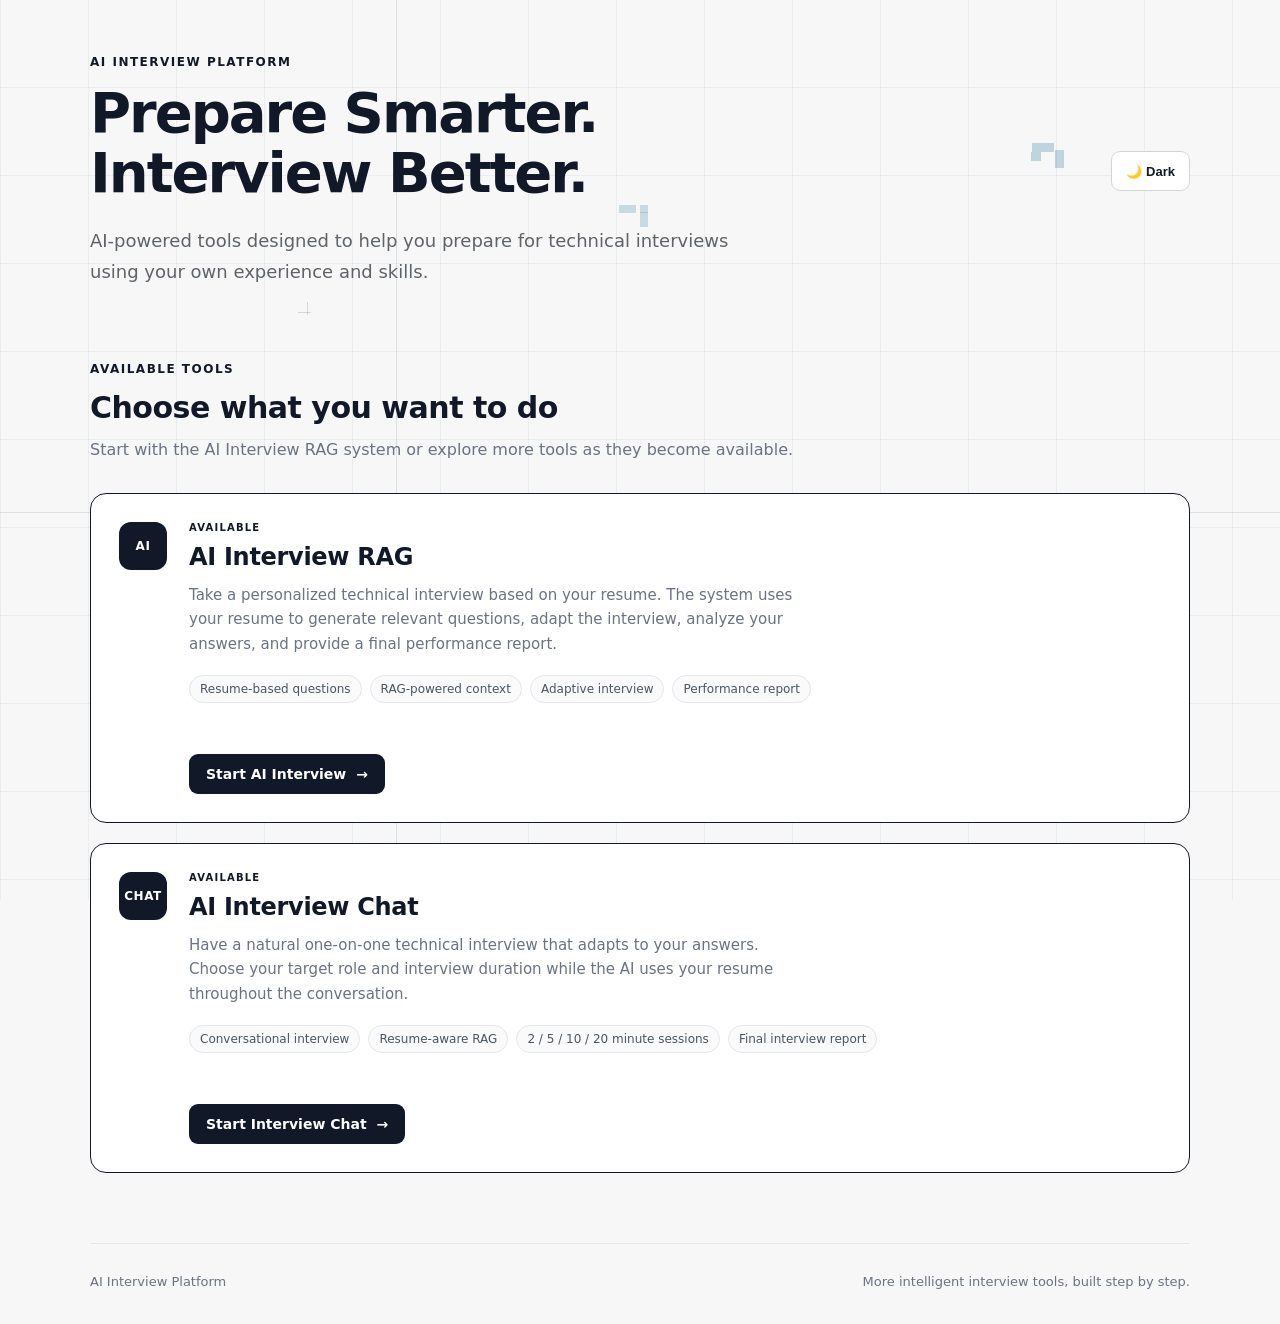
<file: frontend/index.html>
<!DOCTYPE html>
<html lang="en">

<head>

    <meta charset="UTF-8">

    <meta
        name="viewport"
        content="width=device-width, initial-scale=1.0"
    >

    <title>
        AI Interview Platform
    </title>

    <link
        rel="stylesheet"
        href="style.css"
    >
    <link rel="stylesheet" href="background-effects.css">
</head>


<body>

<main class="home-container">


    <!-- ================================================ -->
    <!-- HEADER -->
    <!-- ================================================ -->

    <header class="home-header">

        <div>

            <p class="eyebrow">
                AI INTERVIEW PLATFORM
            </p>


            <h1>
                Prepare Smarter.<br>
                Interview Better.
            </h1>


            <p class="home-subtitle">
                AI-powered tools designed to help you
                prepare for technical interviews using
                your own experience and skills.
            </p>

        </div>


        <div style="display: flex; gap: 1rem; align-items: center;">
            <div id="auth-container"></div>
            <button
                type="button"
                id="themeToggle"
                class="theme-toggle"
            >
                🌙 Dark
            </button>
        </div>

    </header>


    <!-- ================================================ -->
    <!-- FEATURE SECTION -->
    <!-- ================================================ -->

    <section class="features-section">

        <div class="section-heading">

            <p class="eyebrow">
                AVAILABLE TOOLS
            </p>


            <h2>
                Choose what you want to do
            </h2>


            <p>
                Start with the AI Interview RAG system
                or explore more tools as they become available.
            </p>

        </div>


        <!-- ============================================ -->
        <!-- FEATURE GRID -->
        <!-- ============================================ -->

        <div class="feature-grid">


            <!-- ======================================== -->
            <!-- AI INTERVIEW RAG -->
            <!-- ======================================== -->

            <article class="feature-card featured">

                <div class="feature-icon">
                    AI
                </div>


                <div class="feature-content">

                    <span class="feature-status">
                        AVAILABLE
                    </span>


                    <h3>
                        AI Interview RAG
                    </h3>


                    <p>
                        Take a personalized technical interview
                        based on your resume. The system uses your
                        resume to generate relevant questions,
                        adapt the interview, analyze your answers,
                        and provide a final performance report.
                    </p>


                    <div class="feature-points">

                        <span>
                            Resume-based questions
                        </span>

                        <span>
                            RAG-powered context
                        </span>

                        <span>
                            Adaptive interview
                        </span>

                        <span>
                            Performance report
                        </span>

                    </div>


                    <a
                        href="interview/"
                        class="feature-button"
                    >
                        Start AI Interview
                        <span>→</span>
                    </a>

                </div>

            </article>


            <!-- ======================================== -->
            <!-- AI INTERVIEW CHAT -->
            <!-- ======================================== -->

            <article class="feature-card featured">

                <div class="feature-icon">
                    CHAT
                </div>


                <div class="feature-content">

                    <span class="feature-status">
                        AVAILABLE
                    </span>


                    <h3>
                        AI Interview Chat
                    </h3>


                    <p>
                        Have a natural one-on-one technical interview
                        that adapts to your answers. Choose your target
                        role and interview duration while the AI uses
                        your resume throughout the conversation.
                    </p>


                    <div class="feature-points">

                        <span>
                            Conversational interview
                        </span>

                        <span>
                            Resume-aware RAG
                        </span>

                        <span>
                            2 / 5 / 10 / 20 minute sessions
                        </span>

                        <span>
                            Final interview report
                        </span>

                    </div>


                    <a
                        href="chat/"
                        class="feature-button"
                    >
                        Start Interview Chat
                        <span>→</span>
                    </a>

                </div>

            </article>


        </div>

    </section>


    <!-- ================================================ -->
    <!-- FOOTER -->
    <!-- ================================================ -->

    <footer class="home-footer">

        <p>
            AI Interview Platform
        </p>


        <p>
            More intelligent interview tools,
            built step by step.
        </p>

    </footer>


</main>


<script src="auth.js"></script>
<script src="script.js"></script>
<script src="background-effects.js"></script>

</body>

</html>
</file>
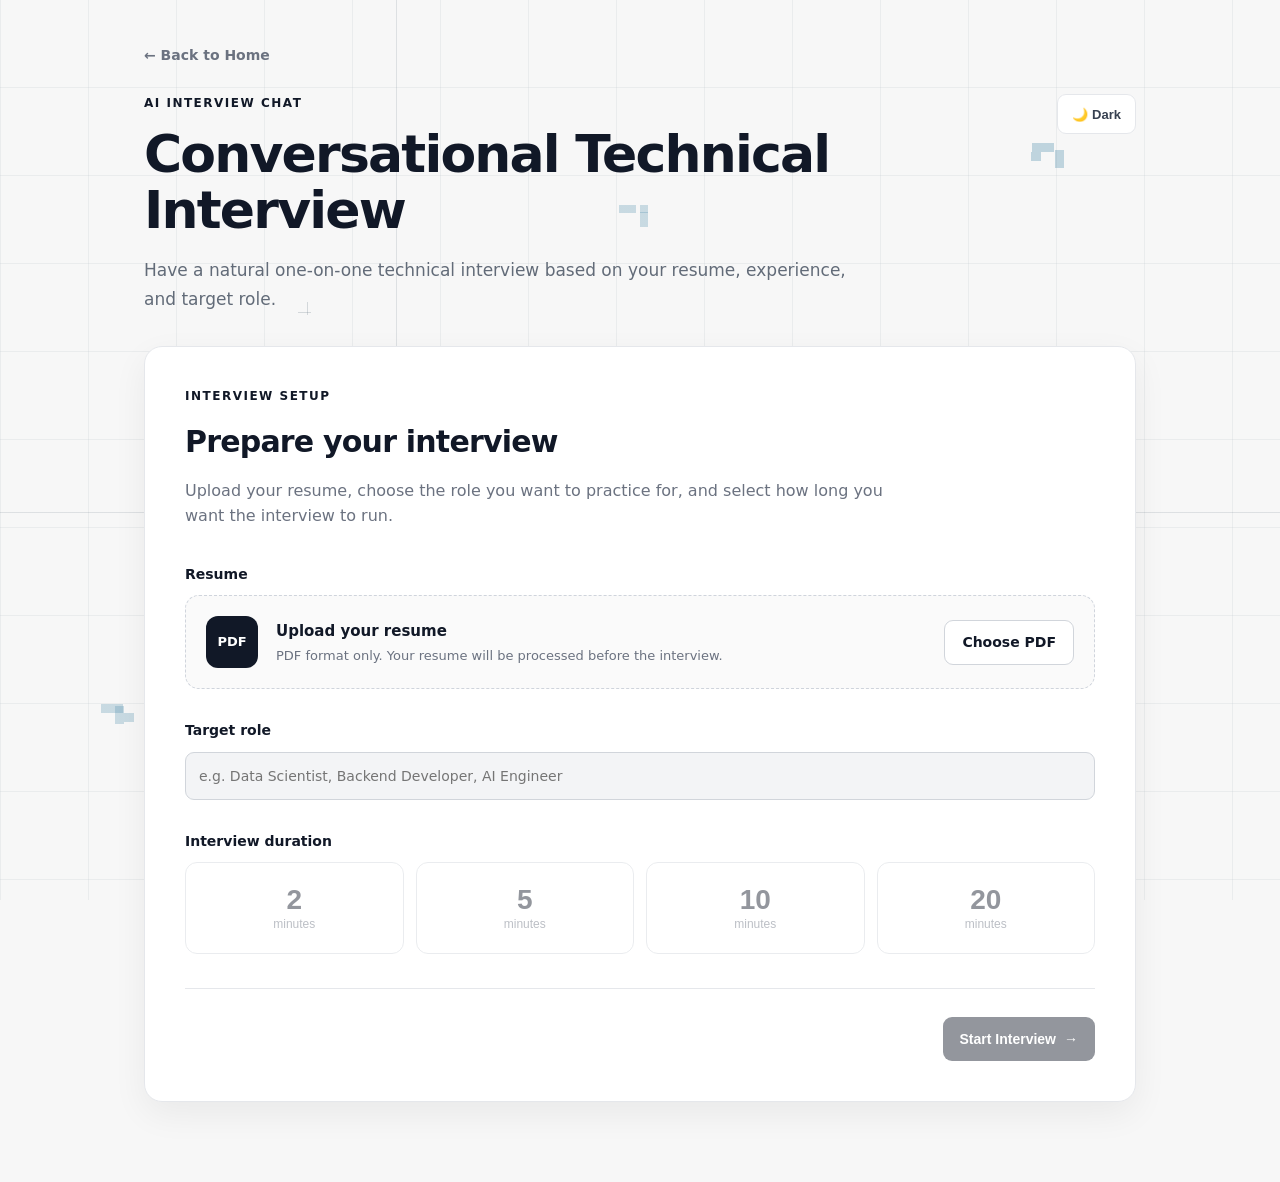
<file: frontend/chat/index.html>
<!DOCTYPE html>
<html lang="en">

<head>

    <meta charset="UTF-8">

    <meta
        name="viewport"
        content="width=device-width, initial-scale=1.0"
    >

    <title>
        AI Interview Chat
    </title>

    <link
        rel="stylesheet"
        href="style.css"
    >
    <link rel="stylesheet" href="../background-effects.css">

</head>


<body>

<main class="app">

    <!-- ================================================= -->
    <!-- HEADER -->
    <!-- ================================================= -->

    <header class="header">

        <a
            href="../"
            class="home-link"
        >
            ← Back to Home
        </a>

        <div class="header-row">

            <div>

                <p class="eyebrow">
                    AI INTERVIEW CHAT
                </p>

                <h1>
                    Conversational Technical Interview
                </h1>

                <p class="subtitle">
                    Have a natural one-on-one technical
                    interview based on your resume,
                    experience, and target role.
                </p>

            </div>


            <button
                type="button"
                id="themeToggle"
                class="theme-toggle"
            >
                🌙 Dark
            </button>

        </div>

    </header>


    <!-- ================================================= -->
    <!-- STATUS -->
    <!-- ================================================= -->

    <div
        id="status"
        class="status hidden"
    ></div>


    <!-- ================================================= -->
    <!-- SETUP -->
    <!-- ================================================= -->

    <section
        id="setupSection"
        class="card"
    >

        <div class="section-heading">

            <p class="eyebrow">
                INTERVIEW SETUP
            </p>

            <h2>
                Prepare your interview
            </h2>

            <p>
                Upload your resume, choose the role you
                want to practice for, and select how long
                you want the interview to run.
            </p>

        </div>


        <!-- ============================================= -->
        <!-- RESUME -->
        <!-- ============================================= -->

        <div class="setup-block">

            <label
                for="resumeFile"
                class="field-label"
            >
                Resume
            </label>

            <div
                id="resumeDropzone"
                class="upload-box"
            >

                <div class="upload-icon">
                    PDF
                </div>

                <div class="upload-content">

                    <strong id="uploadTitle">
                        Upload your resume
                    </strong>

                    <span id="uploadDescription">
                        PDF format only. Your resume will
                        be processed before the interview.
                    </span>

                </div>

                <label
                    for="resumeFile"
                    id="uploadButton"
                    class="button secondary-button"
                >
                    Choose PDF
                </label>

                <input
                    type="file"
                    id="resumeFile"
                    accept="application/pdf,.pdf"
                    hidden
                >

            </div>

        </div>


        <!-- ============================================= -->
        <!-- PROFILE -->
        <!-- ============================================= -->

        <section
            id="profileSection"
            class="profile hidden"
        >

            <div class="profile-header">

                <div>

                    <p class="eyebrow">
                        RESUME PROCESSED
                    </p>

                    <h3 id="candidateName">
                        Candidate
                    </h3>

                </div>

                <span class="success-badge">
                    Ready
                </span>

            </div>


            <div class="profile-grid">

                <div class="profile-item">

                    <span class="profile-label">
                        Target roles
                    </span>

                    <p id="targetRoles">
                        —
                    </p>

                </div>


                <div class="profile-item">

                    <span class="profile-label">
                        Skills
                    </span>

                    <p id="skills">
                        —
                    </p>

                </div>


                <div class="profile-item full">

                    <span class="profile-label">
                        Experience
                    </span>

                    <p id="experience">
                        —
                    </p>

                </div>


                <div class="profile-item full">

                    <span class="profile-label">
                        Projects
                    </span>

                    <p id="projects">
                        —
                    </p>

                </div>

            </div>

        </section>


        <!-- ============================================= -->
        <!-- ROLE -->
        <!-- ============================================= -->

        <div class="setup-block">

            <label
                for="targetRole"
                class="field-label"
            >
                Target role
            </label>

            <input
                type="text"
                id="targetRole"
                class="field"
                placeholder="e.g. Data Scientist, Backend Developer, AI Engineer"
                autocomplete="off"
                disabled
            >

        </div>


        <!-- ============================================= -->
        <!-- DURATION -->
        <!-- ============================================= -->

        <div class="setup-block">

            <span class="field-label">
                Interview duration
            </span>

            <div class="duration-grid">

                <button
                    type="button"
                    class="duration-option"
                    data-duration="2"
                    disabled
                >
                    <strong>
                        2
                    </strong>

                    <span>
                        minutes
                    </span>

                </button>


                <button
                    type="button"
                    class="duration-option"
                    data-duration="5"
                    disabled
                >
                    <strong>
                        5
                    </strong>

                    <span>
                        minutes
                    </span>

                </button>


                <button
                    type="button"
                    class="duration-option"
                    data-duration="10"
                    disabled
                >
                    <strong>
                        10
                    </strong>

                    <span>
                        minutes
                    </span>

                </button>


                <button
                    type="button"
                    class="duration-option"
                    data-duration="20"
                    disabled
                >
                    <strong>
                        20
                    </strong>

                    <span>
                        minutes
                    </span>

                </button>

            </div>

        </div>


        <!-- ============================================= -->
        <!-- START -->
        <!-- ============================================= -->

        <div class="start-area">

            <button
                type="button"
                id="startInterviewButton"
                class="button primary-button"
                disabled
            >
                Start Interview
                <span>
                    →
                </span>
            </button>

        </div>

    </section>


    <!-- ================================================= -->
    <!-- INTERVIEW PREVIEW -->
    <!-- ================================================= -->

    <section
        id="startedSection"
        class="card hidden"
    >

        <div class="started-header">

            <div>

                <p class="eyebrow">
                    INTERVIEW STARTED
                </p>

                <h2 id="startedRole">
                    Technical Interview
                </h2>

            </div>


            <div class="timer-preview">

                <span>
                    Duration
                </span>

                <strong id="startedDuration">
                    —
                </strong>

            </div>

        </div>


        <div class="opening-message">

            <span class="message-label">
                AI INTERVIEWER
            </span>

            <p id="openingMessage">
                —
            </p>

        </div>


        <div class="next-step">

            <p>
                Your interview session has been created.
                The conversational interview interface will
                continue from this session.
            </p>

            <button
                type="button"
                id="continueButton"
                class="button primary-button"
            >
                Continue to Interview
                <span>
                    →
                </span>
            </button>

        </div>

    </section>

</main>
<script src="../auth.js"></script>
<script src="script.js"></script>
<script src="../background-effects.js"></script>

</body>

</html>
</file>
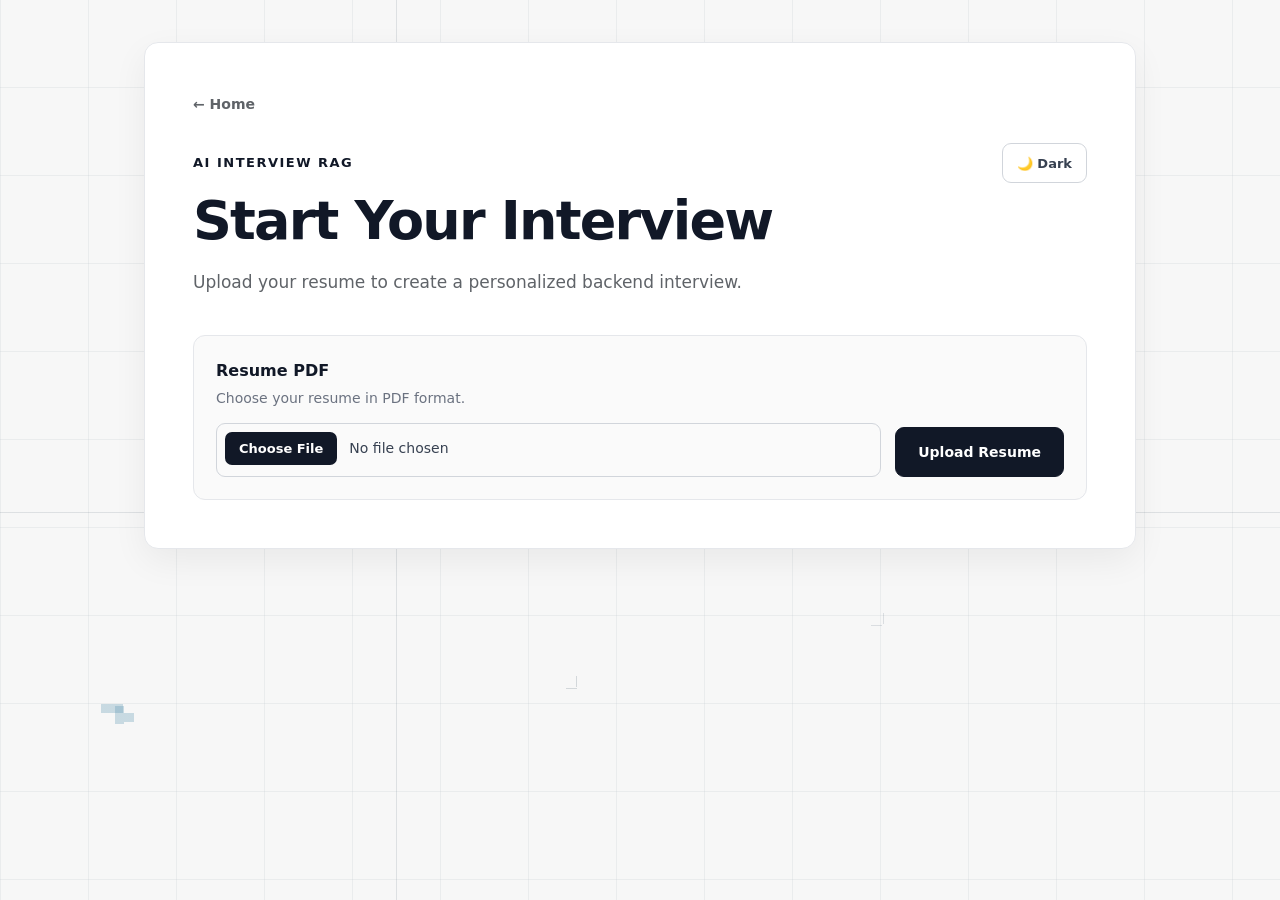
<file: frontend/interview/index.html>
<!DOCTYPE html>
<html lang="en">

<head>

    <meta charset="UTF-8">

    <meta
        name="viewport"
        content="width=device-width, initial-scale=1.0"
    >

    <title>
        AI Interview RAG
    </title>

    <link
        rel="stylesheet"
        href="style.css"
    >
    <link rel="stylesheet" href="../background-effects.css">
</head>


<body>

<main class="app">

    <section class="card">


        <!-- ================================================= -->
        <!-- HEADER -->
        <!-- ================================================= -->

        <div class="header">
            <div class="page-navigation">

                <a
                    href="../"
                    class="home-link"
                >
                    ← Home
                </a>

            </div>

            <div class="header-top">

                <p class="eyebrow">
                    AI INTERVIEW RAG
                </p>


                <button
                    type="button"
                    id="themeToggle"
                    class="theme-toggle"
                    aria-label="Toggle dark mode"
                >
                    🌙 Dark
                </button>

            </div>


            <h1>
                Start Your Interview
            </h1>


            <p class="subtitle">
                Upload your resume to create a personalized backend interview.
            </p>

        </div>


        <!-- ================================================= -->
        <!-- STATUS -->
        <!-- ================================================= -->

        <div
            id="status"
            class="status hidden"
        ></div>


        <!-- ================================================= -->
        <!-- SETUP -->
        <!-- ================================================= -->

        <section id="setupSection">


            <!-- Resume -->

            <form id="resumeForm">

                <label
                    for="resumeFile"
                    class="file-label"
                >

                    <span class="file-title">
                        Resume PDF
                    </span>


                    <span class="file-description">
                        Choose your resume in PDF format.
                    </span>

                </label>


                <input
                    type="file"
                    id="resumeFile"
                    accept=".pdf,application/pdf"
                    required
                >


                <button
                    type="submit"
                    id="uploadButton"
                >
                    Upload Resume
                </button>

            </form>


            <!-- ================================================= -->
            <!-- PROFILE -->
            <!-- ================================================= -->

            <section
                id="profileSection"
                class="profile hidden"
            >

                <h2>
                    Candidate Profile
                </h2>


                <div class="profile-grid">


                    <div class="profile-item">

                        <span>
                            Name
                        </span>

                        <strong id="candidateName">
                            -
                        </strong>

                    </div>


                    <div class="profile-item">

                        <span>
                            Target Roles
                        </span>

                        <strong id="targetRoles">
                            -
                        </strong>

                    </div>


                    <div class="profile-item full">

                        <span>
                            Skills
                        </span>

                        <strong id="skills">
                            -
                        </strong>

                    </div>


                    <div class="profile-item full">

                        <span>
                            Experience
                        </span>

                        <div id="experience"></div>

                    </div>


                    <div class="profile-item full">

                        <span>
                            Projects
                        </span>

                        <div id="projects"></div>

                    </div>

                </div>


                <!-- ================================================= -->
                <!-- PLAN -->
                <!-- ================================================= -->

                <div
                    id="interviewPlanPreview"
                    class="interview-plan hidden"
                >

                    <h3>
                        Interview Plan
                    </h3>


                    <p id="questionCountPreview">
                        Preparing your interview...
                    </p>


                    <div>

                        <span class="plan-label">
                            Topics
                        </span>


                        <ul id="topicPreview"></ul>

                    </div>

                </div>


                <!-- ================================================= -->
                <!-- TARGET ROLE -->
                <!-- ================================================= -->

                <div class="interview-setup">

                    <label for="targetRole">
                        Target Role
                    </label>


                    <input
                        type="text"
                        id="targetRole"
                        placeholder="e.g. Backend Developer"
                        required
                    >


                    <button
                        type="button"
                        id="generatePlanButton"
                    >
                        Generate Interview Plan
                    </button>


                    <button
                        type="button"
                        id="startInterviewButton"
                        class="hidden"
                    >
                        Start Interview
                    </button>

                </div>

            </section>

        </section>


        <!-- ================================================= -->
        <!-- INTERVIEW -->
        <!-- ================================================= -->

        <section
            id="interviewSection"
            class="interview hidden"
        >

            <div class="interview-header">


                <div>

                    <p class="eyebrow">
                        TECHNICAL INTERVIEW
                    </p>


                    <h2 id="questionTopic">
                        Question
                    </h2>

                </div>


                <div
                    id="questionProgress"
                    class="question-progress"
                >
                    Question 1 of 6
                </div>

            </div>


            <div class="question-card">

                <p id="interviewQuestion">
                    Loading question...
                </p>

            </div>


            <div class="answer-area">

                <label for="candidateAnswer">
                    Your Answer
                </label>


                <textarea
                    id="candidateAnswer"
                    rows="7"
                    placeholder="Type your answer here..."
                ></textarea>


                <button
                    type="button"
                    id="submitAnswerButton"
                >
                    Submit Answer
                </button>

            </div>

        </section>


        <!-- ================================================= -->
        <!-- FINAL REPORT -->
        <!-- ================================================= -->

        <section
            id="resultsSection"
            class="results hidden"
        >


            <!-- REPORT TITLE -->

            <div class="report-header">

                <p class="eyebrow">
                    INTERVIEW PERFORMANCE REPORT
                </p>


                <h2>
                    Interview Performance Report
                </h2>

            </div>


            <!-- REPORT INFO -->

            <div class="report-info">

                <p>

                    <strong>
                        Date:
                    </strong>

                    <span id="reportDate">
                        -
                    </span>

                </p>


                <p>

                    <strong>
                        Candidate:
                    </strong>

                    <span id="reportCandidate">
                        -
                    </span>

                </p>


                <p>

                    <strong>
                        Role:
                    </strong>

                    <span id="reportRole">
                        -
                    </span>

                </p>

            </div>


            <!-- ================================================= -->
            <!-- OVERALL SCORE -->
            <!-- ================================================= -->

            <div class="report-overall">

                <h3>

                    Overall Score:

                    <span id="finalScore">
                        0 / 100
                    </span>

                    -

                    <span id="scoreLabel">
                        -
                    </span>

                </h3>


                <p id="overallAssessment">
                    -
                </p>

            </div>


            <!-- ================================================= -->
            <!-- SCORE BREAKDOWN -->
            <!-- ================================================= -->

            <div class="report-section">

                <h3>
                    Score Breakdown
                </h3>


                <div class="score-breakdown-item">

                    <div class="score-breakdown-title">

                        <span>
                            Technical Correctness
                        </span>


                        <strong id="correctnessReportScore">
                            0 / 100
                        </strong>

                    </div>


                    <p id="correctnessSummary">
                        -
                    </p>

                </div>


                <div class="score-breakdown-item">

                    <div class="score-breakdown-title">

                        <span>
                            Technical Depth
                        </span>


                        <strong id="technicalDepthReportScore">
                            0 / 100
                        </strong>

                    </div>


                    <p id="technicalDepthSummary">
                        -
                    </p>

                </div>


                <div class="score-breakdown-item">

                    <div class="score-breakdown-title">

                        <span>
                            Communication Clarity
                        </span>


                        <strong id="clarityReportScore">
                            0 / 100
                        </strong>

                    </div>


                    <p id="claritySummary">
                        -
                    </p>

                </div>

            </div>


            <!-- ================================================= -->
            <!-- STRENGTHS -->
            <!-- ================================================= -->

            <div class="report-section">

                <h3>
                    Strengths
                </h3>


                <ul
                    id="overallStrengths"
                    class="report-list"
                ></ul>

            </div>


            <!-- ================================================= -->
            <!-- AREAS FOR IMPROVEMENT -->
            <!-- ================================================= -->

            <div class="report-section">

                <h3>
                    Areas for Improvement
                </h3>


                <div id="overallWeaknesses"></div>

            </div>


            <!-- ================================================= -->
            <!-- FOOTER -->
            <!-- ================================================= -->

            <div class="report-footer">

                <span>

                    Questions Answered:

                    <strong id="questionsAnswered">
                        0
                    </strong>

                </span>

            </div>


        </section>


    </section>

</main>


<script src="../auth.js"></script>
<script src="script.js"></script>
<script src="../background-effects.js"></script>

</body>

</html>
</file>
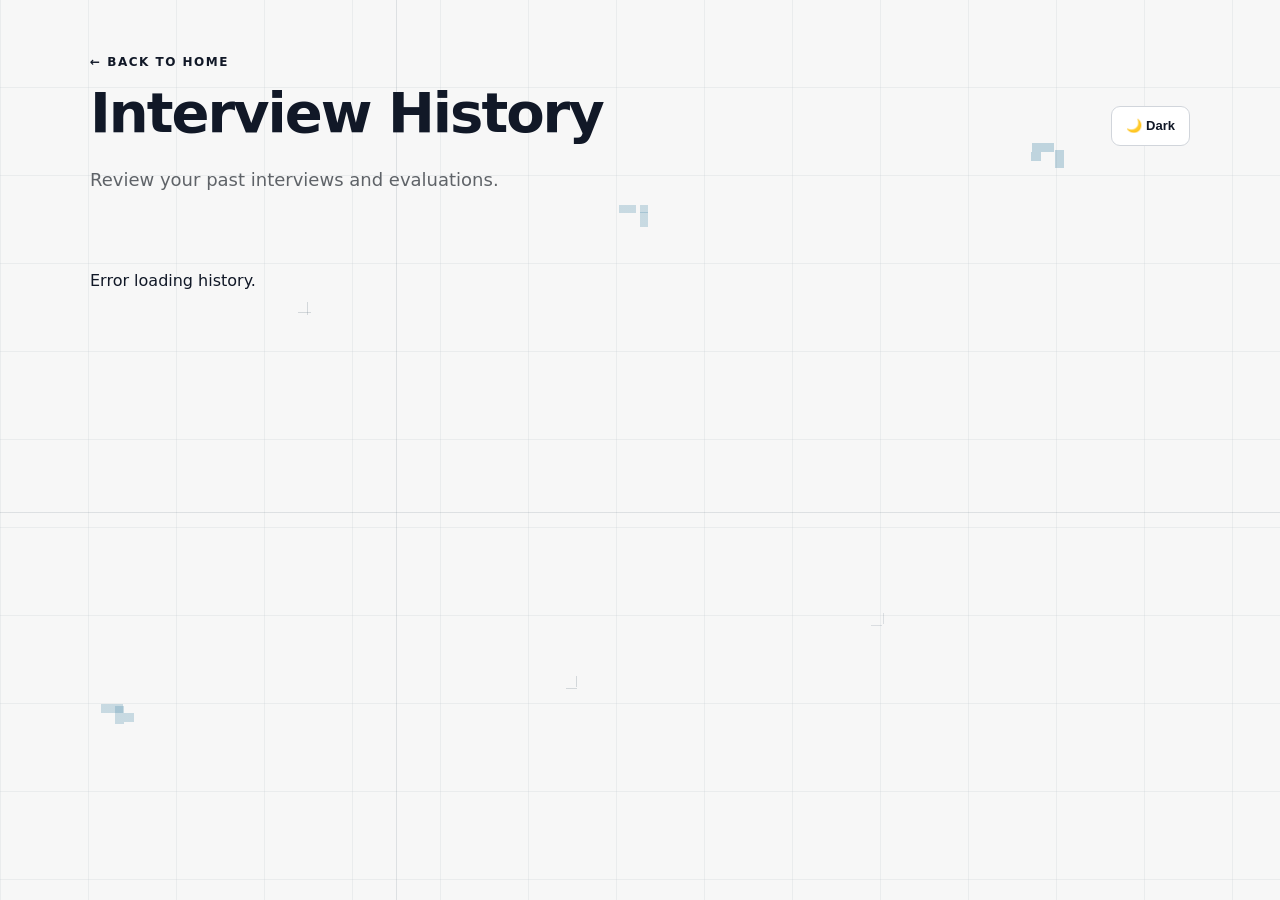
<file: frontend/history.html>
<!DOCTYPE html>
<html lang="en">
<head>
    <meta charset="UTF-8">
    <meta name="viewport" content="width=device-width, initial-scale=1.0">
    <title>Interview History</title>
    <link rel="stylesheet" href="style.css">
    <link rel="stylesheet" href="background-effects.css">
    <style>
        .history-list { display: flex; flex-direction: column; gap: 1rem; margin-top: 2rem; }
        .history-item { background: var(--bg-surface); padding: 1.5rem; border-radius: 12px; border: 1px solid var(--border-subtle); cursor: pointer; }
        .history-details { display: none; margin-top: 1rem; padding-top: 1rem; border-top: 1px solid var(--border-subtle); }
        .history-details.active { display: block; }
        .history-qa { display: flex; flex-direction: column; gap: 1rem; }
        .history-eval { margin-top: 2rem; }
        .role-bot { color: var(--primary); font-weight: bold; }
        .role-user { color: var(--text-primary); font-weight: bold; }
    </style>
</head>
<body>

<main class="home-container">
    <header class="home-header">
        <div>
            <p class="eyebrow"><a href="index.html" style="color: inherit; text-decoration: none;">← BACK TO HOME</a></p>
            <h1>Interview History</h1>
            <p class="home-subtitle">Review your past interviews and evaluations.</p>
        </div>
        <div style="display: flex; gap: 1rem; align-items: center;">
            <div id="auth-container"></div>
            <button type="button" id="themeToggle" class="theme-toggle">🌙 Dark</button>
        </div>
    </header>

    <section class="features-section">
        <div id="history-container" class="history-list">
            <p>Loading history...</p>
        </div>
    </section>
</main>

<script src="auth.js"></script>
<script src="history.js"></script>
<script src="script.js"></script>
<script src="background-effects.js"></script>
</body>
</html>
</file>
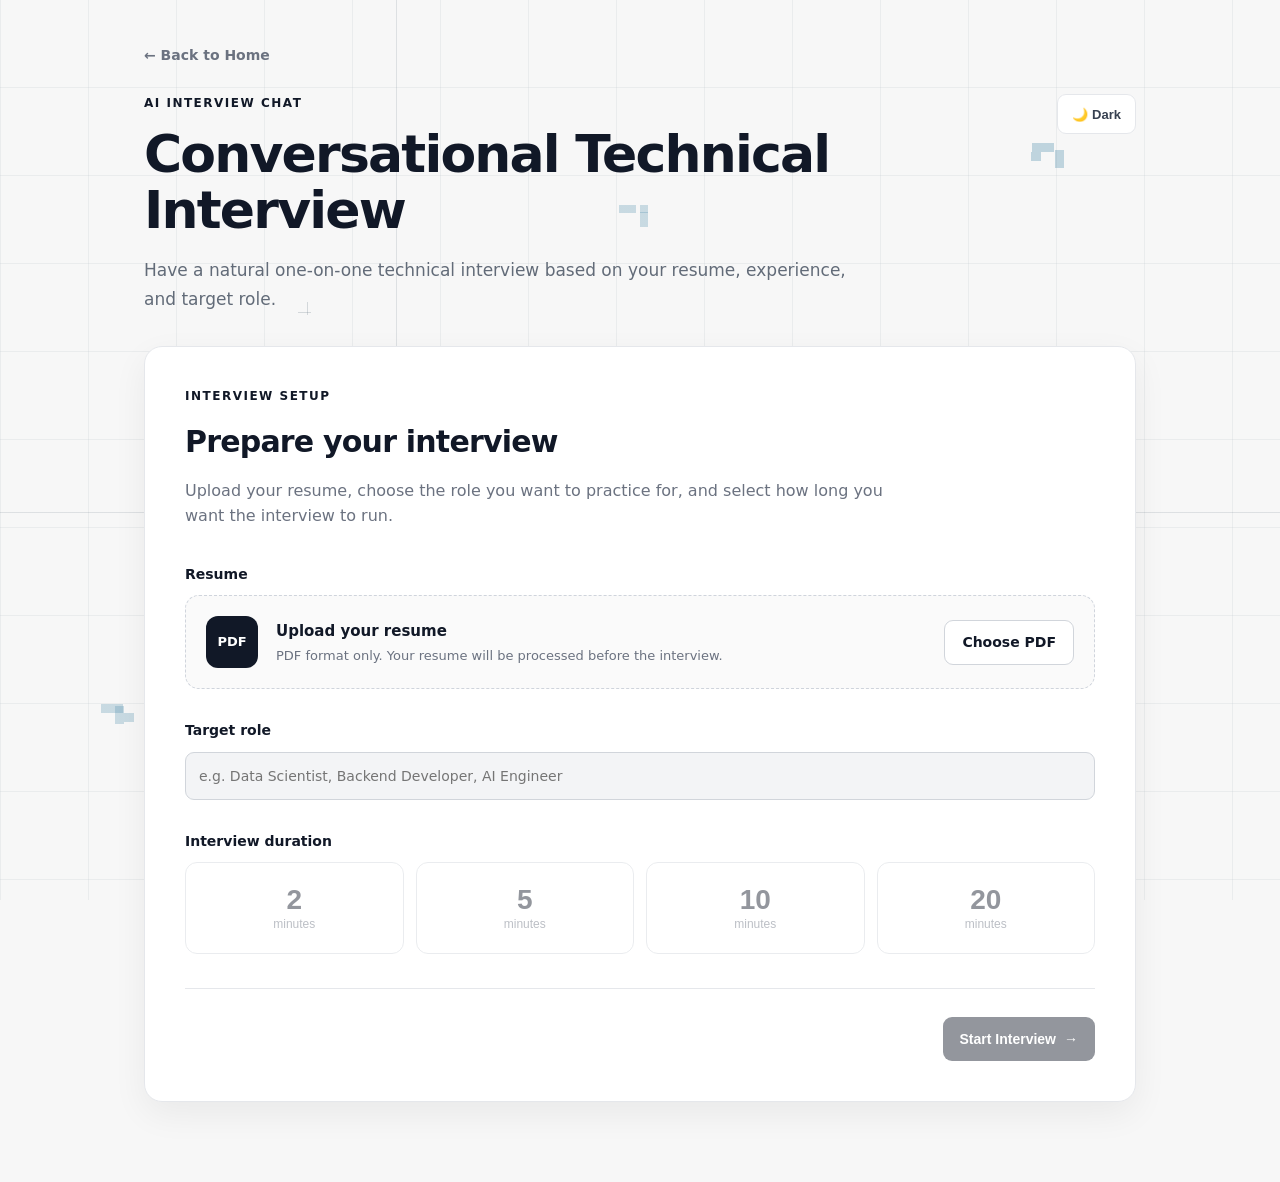
<file: frontend/chat/chat.html>
<!DOCTYPE html>
<html lang="en">

<head>

    <meta charset="UTF-8">

    <meta
        name="viewport"
        content="width=device-width, initial-scale=1.0"
    >

    <title>
        AI Interview — Chat
    </title>

    <link
        rel="stylesheet"
        href="chat.css"
    >
    <link rel="stylesheet" href="../background-effects.css">

</head>


<body>

<main class="chat-app">

    <!-- ================================================= -->
    <!-- HEADER -->
    <!-- ================================================= -->

    <header class="chat-header">

        <div class="header-left">

            <a
                href="index.html"
                class="back-button"
                id="backButton"
            >
                ←
            </a>


            <div class="interviewer-avatar">
                AI
            </div>


            <div class="header-info">

                <strong>
                    AI Interviewer
                </strong>

                <span id="roleLabel">
                    Technical Interview
                </span>

            </div>

        </div>


        <div class="header-right">

            <div
                class="timer"
                id="timer"
            >
                00:00
            </div>


            <button
                type="button"
                id="themeToggle"
                class="theme-toggle"
                aria-label="Toggle theme"
            >
                🌙
            </button>

        </div>

    </header>


    <!-- ================================================= -->
    <!-- INTERVIEW STATUS -->
    <!-- ================================================= -->

    <div
        id="interviewStatus"
        class="interview-status hidden"
    ></div>


    <!-- ================================================= -->
    <!-- CHAT AREA -->
    <!-- ================================================= -->

    <section
        id="chatMessages"
        class="chat-messages"
        aria-live="polite"
    >

        <!-- Messages are inserted by chat.js -->

    </section>


    <!-- ================================================= -->
    <!-- THINKING INDICATOR -->
    <!-- ================================================= -->

    <div
        id="thinkingIndicator"
        class="thinking-indicator hidden"
    >

        <div class="message-avatar">
            AI
        </div>

        <div class="thinking-bubble">

            <span></span>
            <span></span>
            <span></span>

        </div>

    </div>


    <!-- ================================================= -->
    <!-- COMPOSER -->
    <!-- ================================================= -->

    <section
        class="composer-area"
        id="composerArea"
    >

        <div class="composer">

            <textarea
                id="messageInput"
                rows="1"
                placeholder="Type your answer..."
                autocomplete="off"
                maxlength="5000"
            ></textarea>


            <button
                type="button"
                id="sendButton"
                class="send-button"
                aria-label="Send message"
            >
                <span>
                    Send
                </span>

                <span>
                    →
                </span>
            </button>

        </div>


        <div class="composer-footer">

            <span>
                Keep your answers focused and conversational.
            </span>

            <span id="messageCounter">
                0 / 5000
            </span>

        </div>

    </section>


    <!-- ================================================= -->
    <!-- COMPLETION -->
    <!-- ================================================= -->

    <section
        id="completionPanel"
        class="completion-panel hidden"
    >

        <div class="completion-icon">
            ✓
        </div>


        <p class="eyebrow">
            INTERVIEW COMPLETE
        </p>


        <h1>
            Your interview is finished
        </h1>


        <p>
            Your conversation has been recorded.
            Let's generate your final interview report.
        </p>


        <button
            type="button"
            id="viewResultButton"
            class="result-button"
        >
            View Final Report
            <span>→</span>
        </button>

    </section>

</main>
<script src="../auth.js"></script>
<script src="chat.js"></script>
<script src="../background-effects.js"></script>

</body>

</html>
</file>
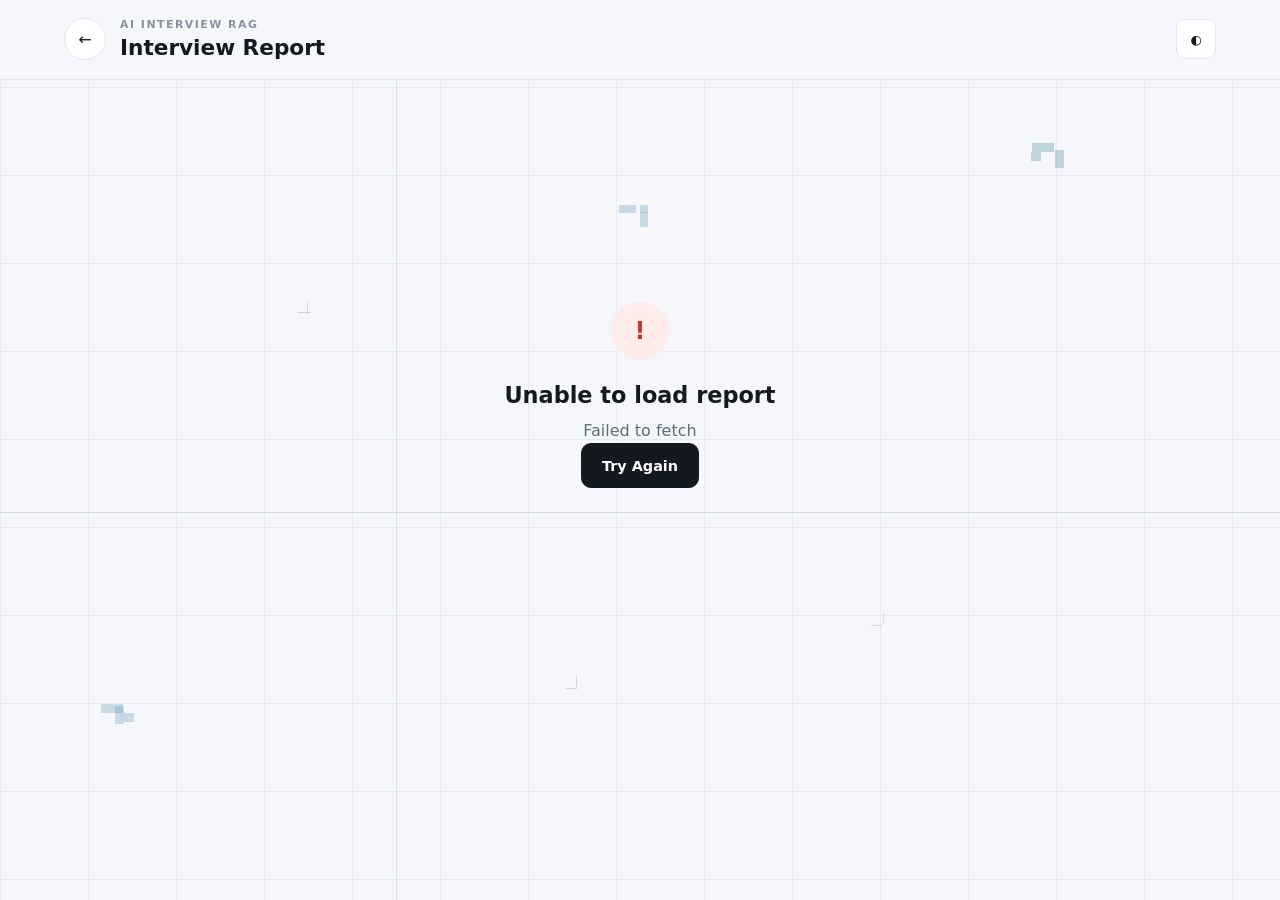
<file: frontend/chat/result.html>
<!DOCTYPE html>
<html lang="en">
<head>
    <meta charset="UTF-8">
    <meta name="viewport" content="width=device-width, initial-scale=1.0">

    <title>Interview Report | AI Interview RAG</title>

    <link rel="stylesheet" href="result.css">
    <link rel="stylesheet" href="../background-effects.css">
</head>

<body>

    <div class="page-shell">

        <!-- Header -->
        <header class="report-header">

            <div class="header-left">
                <button id="backButton" class="back-button">
                    ←
                </button>

                <div>
                    <p class="eyebrow">AI INTERVIEW RAG</p>
                    <h1>Interview Report</h1>
                </div>
            </div>

            <button id="themeToggle" class="theme-toggle">
                ◐
            </button>

        </header>


        <!-- Loading State -->
        <main id="loadingState" class="state-container">

            <div class="loader"></div>

            <h2>Preparing your report...</h2>

            <p>
                Analyzing your interview performance and generating your final assessment.
            </p>

        </main>


        <!-- Error State -->
        <main id="errorState" class="state-container hidden">

            <div class="state-icon error-icon">
                !
            </div>

            <h2>Unable to load report</h2>

            <p id="errorMessage">
                Something went wrong while loading your interview report.
            </p>

            <button id="retryButton" class="primary-button">
                Try Again
            </button>

        </main>


        <!-- Report -->
        <main id="reportContent" class="report-content hidden">

            <!-- Interview Summary -->
            <section class="summary-card">

                <div class="summary-info">

                    <span class="status-label">
                        INTERVIEW COMPLETED
                    </span>

                    <h2 id="reportTitle">
                        Technical Interview
                    </h2>

                    <p id="reportSubtitle">
                        Final assessment based on your interview conversation.
                    </p>

                </div>

                <div class="overall-score">

                    <span class="score-value" id="overallScore">
                        —
                    </span>

                    <span class="score-label">
                        Overall Score
                    </span>

                    <span class="score-scale">
                        / 10
                    </span>

                </div>

            </section>


            <!-- Performance Dimensions -->
            <section class="section">

                <div class="section-heading">
                    <p class="eyebrow">PERFORMANCE</p>
                    <h2>Interview Assessment</h2>
                </div>

                <div class="score-grid">

                    <article class="score-card">
                        <div class="score-card-top">
                            <h3>Technical Knowledge</h3>
                            <span id="technicalKnowledgeScore">—</span>
                        </div>

                        <div class="progress-track">
                            <div
                                id="technicalKnowledgeBar"
                                class="progress-fill"
                            ></div>
                        </div>
                    </article>


                    <article class="score-card">
                        <div class="score-card-top">
                            <h3>Role Relevance</h3>
                            <span id="roleRelevanceScore">—</span>
                        </div>

                        <div class="progress-track">
                            <div
                                id="roleRelevanceBar"
                                class="progress-fill"
                            ></div>
                        </div>
                    </article>


                    <article class="score-card">
                        <div class="score-card-top">
                            <h3>Problem Solving</h3>
                            <span id="problemSolvingScore">—</span>
                        </div>

                        <div class="progress-track">
                            <div
                                id="problemSolvingBar"
                                class="progress-fill"
                            ></div>
                        </div>
                    </article>


                    <article class="score-card">
                        <div class="score-card-top">
                            <h3>Communication</h3>
                            <span id="communicationScore">—</span>
                        </div>

                        <div class="progress-track">
                            <div
                                id="communicationBar"
                                class="progress-fill"
                            ></div>
                        </div>
                    </article>


                    <article class="score-card">
                        <div class="score-card-top">
                            <h3>Resume Understanding</h3>
                            <span id="resumeUnderstandingScore">—</span>
                        </div>

                        <div class="progress-track">
                            <div
                                id="resumeUnderstandingBar"
                                class="progress-fill"
                            ></div>
                        </div>
                    </article>

                </div>

            </section>


            <!-- Strengths / Weaknesses -->
            <section class="section">

                <div class="feedback-grid">

                    <article class="feedback-card">

                        <div class="feedback-heading">
                            <span class="feedback-icon">+</span>
                            <h2>Strengths</h2>
                        </div>

                        <ul id="strengthsList" class="feedback-list">
                        </ul>

                    </article>


                    <article class="feedback-card">

                        <div class="feedback-heading">
                            <span class="feedback-icon">−</span>
                            <h2>Areas to Improve</h2>
                        </div>

                        <ul id="weaknessesList" class="feedback-list">
                        </ul>

                    </article>

                </div>

            </section>


            <!-- Detailed Assessment -->
            <section class="section">

                <div class="section-heading">
                    <p class="eyebrow">DETAILED FEEDBACK</p>
                    <h2>Interview Analysis</h2>
                </div>

                <div class="analysis-card">

                    <div class="analysis-block">

                        <h3>Technical Assessment</h3>

                        <p id="technicalAssessment">
                            —
                        </p>

                    </div>


                    <div class="analysis-divider"></div>


                    <div class="analysis-block">

                        <h3>Overall Feedback</h3>

                        <p id="overallFeedback">
                            —
                        </p>

                    </div>

                </div>

            </section>


            <!-- Recommendation -->
            <section class="section">

                <div class="recommendation-card">

                    <div>
                        <p class="eyebrow">FINAL ASSESSMENT</p>
                        <h2>Interview Recommendation</h2>
                    </div>

                    <p id="recommendation">
                        —
                    </p>

                </div>

            </section>


            <!-- Bottom Actions -->
            <section class="report-actions">

                <button id="homeButton" class="secondary-button">
                    Back to Home
                </button>

                <button id="newInterviewButton" class="primary-button">
                    Start New Interview
                </button>

            </section>

        </main>

    </div>
    <script src="../auth.js"></script>
<script src="result.js"></script>
<script src="../background-effects.js"></script>

</body>
</html>
</file>
<file: frontend/style.css>
/* =====================================================
   RESET
===================================================== */

* {
    box-sizing: border-box;
    margin: 0;
    padding: 0;
}

:root {
    --bg-body: #f7f7f7;
    --bg-surface: #ffffff;
    --border-subtle: #e5e7eb;
    --text-primary: #111827;
    --text-secondary: #5f6368;
    --primary: #374151;
}


body {

    font-family:
        Inter,
        ui-sans-serif,
        system-ui,
        -apple-system,
        BlinkMacSystemFont,
        "Segoe UI",
        sans-serif;

    background: #f7f7f7;

    color: #111827;

    min-height: 100vh;

    transition:
        background 0.2s ease,
        color 0.2s ease;
}

body {
    isolation: isolate;
}

body::before {
    content: "";

    position: fixed;
    inset: 0;
    z-index: -1;

    pointer-events: none;

    opacity: 0;

    background-image:
        repeating-linear-gradient(0deg, rgba(255, 255, 255, 0.035) 0 1px, transparent 1px 88px),
        repeating-linear-gradient(90deg, rgba(255, 255, 255, 0.035) 0 1px, transparent 1px 88px),
        linear-gradient(rgba(225, 230, 235, 0.11), rgba(225, 230, 235, 0.11)),
        linear-gradient(rgba(225, 230, 235, 0.11), rgba(225, 230, 235, 0.11)),
        linear-gradient(rgba(83, 145, 174, 0.34), rgba(83, 145, 174, 0.34)),
        linear-gradient(rgba(83, 145, 174, 0.34), rgba(83, 145, 174, 0.34)),
        linear-gradient(rgba(83, 145, 174, 0.34), rgba(83, 145, 174, 0.34)),
        linear-gradient(rgba(83, 145, 174, 0.3), rgba(83, 145, 174, 0.3)),
        linear-gradient(rgba(83, 145, 174, 0.3), rgba(83, 145, 174, 0.3)),
        linear-gradient(rgba(83, 145, 174, 0.3), rgba(83, 145, 174, 0.3)),
        linear-gradient(rgba(230, 236, 240, 0.15), rgba(230, 236, 240, 0.15)),
        linear-gradient(rgba(230, 236, 240, 0.15), rgba(230, 236, 240, 0.15)),
        linear-gradient(rgba(230, 236, 240, 0.12), rgba(230, 236, 240, 0.12)),
        linear-gradient(rgba(230, 236, 240, 0.12), rgba(230, 236, 240, 0.12));

    background-size:
        100% 88px,
        88px 100%,
        1px 100%,
        100% 1px,
        22px 9px,
        10px 9px,
        9px 18px,
        22px 9px,
        10px 9px,
        9px 18px,
        1px 13px,
        13px 1px,
        1px 11px,
        11px 1px;

    background-position:
        0 0,
        0 0,
        31% 0,
        0 57%,
        82% 16%,
        calc(82% - 10px) calc(16% + 9px),
        calc(82% + 13px) calc(16% + 9px),
        8% 79%,
        calc(8% + 22px) calc(79% + 9px),
        calc(8% + 13px) calc(79% + 9px),
        24% 34%,
        calc(24% - 6px) calc(34% + 6px),
        69% 69%,
        calc(69% - 5px) calc(69% + 5px);

    background-repeat:
        repeat,
        repeat,
        no-repeat,
        no-repeat,
        no-repeat,
        no-repeat,
        no-repeat,
        no-repeat,
        no-repeat,
        no-repeat,
        no-repeat,
        no-repeat,
        no-repeat,
        no-repeat;
}

body.dark-theme::before {
    opacity: 0.68;
}

@media (max-width: 600px) {
    body.dark-theme::before {
        opacity: 0.46;
    }
}


/* =====================================================
   MAIN CONTAINER
===================================================== */

.home-container {

    width: min(
        1100px,
        calc(100% - 40px)
    );

    margin: 0 auto;

    padding: 55px 0 35px;
}


/* =====================================================
   HEADER
===================================================== */

.home-header {

    display: flex;

    justify-content:
        space-between;

    align-items:
        center;

    gap: 40px;

    margin-bottom: 75px;
}

.home-header > div:last-child,
#auth-container {
    display: flex;

    align-items: center;

    gap: 12px;
}

.home-header > div:last-child {
    flex-shrink: 0;
}


.eyebrow {

    font-size: 12px;

    font-weight: 800;

    letter-spacing:
        1.5px;

    margin-bottom: 14px;
}


.home-header h1 {

    font-size: 56px;

    line-height: 1.08;

    letter-spacing:
        -2px;

    margin-bottom: 22px;
}


.home-subtitle {

    max-width: 650px;

    font-size: 18px;

    line-height: 1.7;

    color: #5f6368;
}


/* =====================================================
   THEME BUTTON
===================================================== */

.theme-toggle {

    display: inline-flex;

    align-items: center;

    justify-content: center;

    min-height: 40px;

    border: 1px solid #d1d5db;

    background: white;

    color: #111827;

    border-radius: 9px;

    padding: 0 14px;

    font-size: 13px;

    font-weight: 700;

    cursor: pointer;

    white-space: nowrap;

    transition:
        background 0.2s ease,
        border-color 0.2s ease,
        color 0.2s ease,
        transform 0.2s ease;
}


.theme-toggle:hover {

    transform:
        translateY(-1px);
}


/* =====================================================
   SECTION HEADING
===================================================== */

.features-section {

    margin-bottom: 70px;
}


.section-heading {

    margin-bottom: 30px;
}


.section-heading h2 {

    font-size: 30px;

    margin-bottom: 12px;

    letter-spacing:
        -0.5px;
}


.section-heading p:last-child {

    color: #6b7280;

    font-size: 16px;

    line-height: 1.6;
}


/* =====================================================
   FEATURE GRID
===================================================== */

.feature-grid {

    display: grid;

    grid-template-columns:
        repeat(2, 1fr);

    gap: 20px;
}


/* =====================================================
   FEATURE CARD
===================================================== */

.feature-card {

    display: flex;

    gap: 22px;

    background: white;

    border:
        1px solid #e5e7eb;

    border-radius: 16px;

    padding: 28px;

    min-height: 330px;

    transition:
        transform 0.2s ease,
        background 0.2s ease,
        box-shadow 0.2s ease,
        border-color 0.2s ease;
}


.feature-card.featured {

    border-color:
        #111827;

    grid-column:
        span 2;
}


/* =====================================================
   FEATURE ICON
===================================================== */

.feature-icon {

    width: 48px;

    height: 48px;

    min-width: 48px;

    display: flex;

    align-items: center;

    justify-content: center;

    border-radius: 12px;

    background: #111827;

    color: white;

    font-size: 12px;

    font-weight: 800;

    letter-spacing:
        0.5px;
}


/* =====================================================
   FEATURE CONTENT
===================================================== */

.feature-content {

    display: flex;

    flex-direction: column;

    align-items: flex-start;

    flex: 1;
}


.feature-status {

    font-size: 10px;

    font-weight: 800;

    letter-spacing:
        1.2px;

    margin-bottom: 10px;

    color: #111827;
}


.feature-status.coming-soon {

    color: #6b7280;
}


.feature-content h3 {

    font-size: 24px;

    margin-bottom: 12px;

    letter-spacing:
        -0.3px;
}


.feature-content p {

    color: #6b7280;

    font-size: 15px;

    line-height: 1.65;

    max-width: 620px;

    margin-bottom: 18px;
}


/* =====================================================
   FEATURE POINTS
===================================================== */

.feature-points {

    display: flex;

    flex-wrap: wrap;

    gap: 8px;

    margin-bottom: 24px;
}


.feature-points span {

    border:
        1px solid #e5e7eb;

    border-radius: 999px;

    padding:
        6px 10px;

    font-size: 12px;

    color: #4b5563;

    background: #fafafa;
}


/* =====================================================
   FEATURE BUTTON
===================================================== */

.feature-button {

    margin-top: auto;

    display: inline-flex;

    align-items: center;

    gap: 10px;

    text-decoration: none;

    border: none;

    border-radius: 9px;

    background: #111827;

    color: white;

    padding:
        12px 17px;

    font-size: 14px;

    font-weight: 700;

    cursor: pointer;

    transition:
        background 0.2s ease,
        opacity 0.2s ease;
}


.feature-button:hover {

    background: #272b33;
}

.feature-button:focus-visible,
.theme-toggle:focus-visible,
.home-link:focus-visible {
    outline: 2px solid currentColor;
    outline-offset: 3px;
}


.feature-button.disabled {

    background: #e5e7eb;

    color: #9ca3af;

    cursor:
        not-allowed;
}


/* =====================================================
   FOOTER
===================================================== */

.home-footer {

    padding-top: 30px;

    border-top:
        1px solid #e5e7eb;

    display: flex;

    justify-content:
        space-between;

    gap: 20px;

    color: #6b7280;

    font-size: 13px;
}


/* =====================================================
   DARK MODE
===================================================== */

body.dark-theme {

    background: #111111;

    color: #f5f5f5;

    --bg-body: #111111;
    --bg-surface: #191919;
    --border-subtle: #333333;
    --text-primary: #f5f5f5;
    --text-secondary: #b7b7b7;
    --primary: #f5f5f5;
}


body.dark-theme
.home-subtitle {

    color: #b7b7b7;
}


body.dark-theme
.section-heading p:last-child {

    color: #a1a1a1;
}


body.dark-theme
.feature-card {

    background: #191919;

    border-color: #333333;
}


body.dark-theme
.feature-card.featured {

    border-color: #666666;
}


body.dark-theme
.feature-content p {

    color: #b7b7b7;
}


body.dark-theme
.feature-points span {

    background: #222222;

    border-color: #333333;

    color: #c5c5c5;
}


body.dark-theme
.feature-status {

    color: #f5f5f5;
}


body.dark-theme
.feature-status.coming-soon {

    color: #999999;
}


body.dark-theme
.feature-button {

    background: #f5f5f5;

    color: #111111;
}


body.dark-theme
.feature-button.disabled {

    background: #333333;

    color: #777777;
}


body.dark-theme
.theme-toggle {

    background: #222222;

    border-color: #444444;

    color: #f5f5f5;
}


body.dark-theme
.home-footer {

    border-color: #333333;

    color: #999999;
}

.history-item {
    color: var(--text-primary);

    transition:
        background 0.2s ease,
        border-color 0.2s ease,
        box-shadow 0.2s ease;
}

.history-item:hover {
    background: #f3f4f6;
    border-color: #cbd0d8;
    box-shadow: 0 8px 22px rgba(0, 0, 0, 0.07);
}

.history-item h2 {
    color: var(--text-primary);
    font-size: 17px;
    font-weight: 700;
    line-height: 1.4;
}

.history-details {
    color: var(--text-primary);
    line-height: 1.65;
}

.history-qa h3,
.history-eval h3 {
    margin-bottom: 12px;
    color: var(--text-primary);
    font-size: 15px;
}

.history-qa > div {
    padding: 12px 0;
    border-bottom: 1px solid var(--border-subtle);
}

.history-qa p {
    margin-top: 4px;
    color: var(--text-secondary);
    overflow-wrap: anywhere;
}

.role-bot {
    color: var(--primary);
}

.role-user {
    color: var(--text-primary);
}

body.dark-theme .history-item:hover {
    background: #242424;
    border-color: #505050;
    box-shadow: 0 8px 22px rgba(0, 0, 0, 0.25);
}

body.dark-theme .history-qa > div {
    border-color: #383838;
}


/* =====================================================
   RESPONSIVE
===================================================== */

@media (
    max-width: 800px
) {

    .home-header {

        flex-direction:
            column;

        align-items: flex-start;
    }


    .home-header h1 {

        font-size: 42px;
    }


    .feature-grid {

        grid-template-columns:
            1fr;
    }


    .feature-card.featured {

        grid-column:
            span 1;
    }

}


@media (
    max-width: 550px
) {

    .home-container {

        width:
            min(
                100% - 28px,
                1100px
            );

        padding-top: 35px;
    }


    .home-header {

        margin-bottom: 50px;
    }


    .home-header > div:last-child {

        width: 100%;
    }


    .home-header h1 {

        font-size: 36px;
    }


    .home-subtitle {

        font-size: 16px;
    }


    .feature-card {

        flex-direction:
            column;

        min-height:
            auto;
    }


    .home-footer {

        flex-direction:
            column;
    }

}

body.dark-theme
.feature-button:hover {

    background: #e5e5e5;
}

body.dark-theme .theme-toggle:hover {
    background: #303030;
    border-color: #555555;
}

body.dark-theme .home-header h1,
body.dark-theme .section-heading h2,
body.dark-theme .feature-content h3 {
    color: #f5f5f5;
}

body.dark-theme .feature-icon {
    background: #f5f5f5;
    color: #111111;
}

body.dark-theme .feature-points span {
    color: #d0d0d0;
}

body.dark-theme .feature-status.coming-soon {
    color: #a3a3a3;
}

body.dark-theme .feature-button.disabled {
    background: #303030;
    color: #a3a3a3;
}
</file>
<file: frontend/background-effects.css>
:root {
    --pixel-trail-blue: #3c94bd;
    --pixel-trail-bright: #60b2d4;
    --pixel-trail-shadow: rgba(49, 138, 179, 0.22);
}

body {
    --pixel-grid: rgba(47, 72, 92, 0.07);
    --pixel-axis: rgba(57, 80, 98, 0.16);
    --pixel-blue: rgba(55, 126, 161, 0.34);
    --pixel-blue-muted: rgba(55, 126, 161, 0.29);
    --pixel-mark: rgba(57, 80, 98, 0.22);
    --pixel-mark-muted: rgba(57, 80, 98, 0.18);
}

body.dark-theme,
body.dark {
    --pixel-grid: rgba(255, 255, 255, 0.055);
    --pixel-axis: rgba(225, 230, 235, 0.16);
    --pixel-blue: rgba(83, 145, 174, 0.41);
    --pixel-blue-muted: rgba(83, 145, 174, 0.36);
    --pixel-mark: rgba(230, 236, 240, 0.21);
    --pixel-mark-muted: rgba(230, 236, 240, 0.17);
    --pixel-trail-blue: #65b2d0;
    --pixel-trail-bright: #93d7e9;
    --pixel-trail-shadow: rgba(86, 177, 215, 0.3);
}

body::before {
    opacity: 0.84;

    background-image:
        repeating-linear-gradient(0deg, var(--pixel-grid) 0 1px, transparent 1px 88px),
        repeating-linear-gradient(90deg, var(--pixel-grid) 0 1px, transparent 1px 88px),
        linear-gradient(var(--pixel-axis), var(--pixel-axis)),
        linear-gradient(var(--pixel-axis), var(--pixel-axis)),
        linear-gradient(var(--pixel-blue), var(--pixel-blue)),
        linear-gradient(var(--pixel-blue), var(--pixel-blue)),
        linear-gradient(var(--pixel-blue), var(--pixel-blue)),
        linear-gradient(var(--pixel-blue-muted), var(--pixel-blue-muted)),
        linear-gradient(var(--pixel-blue-muted), var(--pixel-blue-muted)),
        linear-gradient(var(--pixel-blue-muted), var(--pixel-blue-muted)),
        linear-gradient(var(--pixel-mark), var(--pixel-mark)),
        linear-gradient(var(--pixel-mark), var(--pixel-mark)),
        linear-gradient(var(--pixel-mark-muted), var(--pixel-mark-muted)),
        linear-gradient(var(--pixel-mark-muted), var(--pixel-mark-muted)),
        linear-gradient(var(--pixel-blue-muted), var(--pixel-blue-muted)),
        linear-gradient(var(--pixel-blue-muted), var(--pixel-blue-muted)),
        linear-gradient(var(--pixel-blue-muted), var(--pixel-blue-muted)),
        linear-gradient(var(--pixel-mark), var(--pixel-mark)),
        linear-gradient(var(--pixel-mark), var(--pixel-mark));

    background-size:
        100% 88px,
        88px 100%,
        1px 100%,
        100% 1px,
        22px 9px,
        10px 9px,
        9px 18px,
        22px 9px,
        10px 9px,
        9px 18px,
        1px 13px,
        13px 1px,
        1px 11px,
        11px 1px,
        17px 8px,
        8px 8px,
        8px 15px,
        1px 11px,
        11px 1px;

    background-position:
        0 0,
        0 0,
        31% 0,
        0 57%,
        82% 16%,
        calc(82% - 10px) calc(16% + 9px),
        calc(82% + 13px) calc(16% + 9px),
        8% 79%,
        calc(8% + 22px) calc(79% + 9px),
        calc(8% + 13px) calc(79% + 9px),
        24% 34%,
        calc(24% - 6px) calc(34% + 6px),
        69% 69%,
        calc(69% - 5px) calc(69% + 5px),
        49% 23%,
        calc(49% + 17px) 23%,
        calc(49% + 17px) calc(23% + 8px),
        45% 76%,
        calc(45% - 5px) calc(76% + 5px);

    background-repeat:
        repeat,
        repeat,
        no-repeat,
        no-repeat,
        no-repeat,
        no-repeat,
        no-repeat,
        no-repeat,
        no-repeat,
        no-repeat,
        no-repeat,
        no-repeat,
        no-repeat,
        no-repeat,
        no-repeat,
        no-repeat,
        no-repeat,
        no-repeat,
        no-repeat;
}

body.dark-theme::before,
body.dark::before {
    opacity: 0.76;
}

.background-pixel-trail {
    position: fixed;
    inset: 0;
    z-index: -1;

    overflow: hidden;

    pointer-events: none;
}

.background-pixel {
    position: absolute;

    top: 0;
    left: 0;

    width: 14px;
    height: 14px;

    margin: -3.5px 0 0 -3.5px;

    background: var(--pixel-trail-blue);

    opacity: 0;

    transform: translate3d(-100px, -100px, 0);

    will-change: transform, opacity;
}

.background-pixel.is-newest {
    background: var(--pixel-trail-bright);
}

@media (hover: none), (pointer: coarse) {
    .background-pixel-trail {
        display: none;
    }
}
</file>
<file: frontend/chat/style.css>
/* =========================================================
   AI INTERVIEW CHAT
   Feature 2 setup page
   ========================================================= */

* {
    box-sizing: border-box;
}


html {
    scroll-behavior: smooth;
}


body {
    margin: 0;
    min-height: 100vh;

    background: #f7f7f7;
    color: #111827;

    font-family:
        Inter,
        ui-sans-serif,
        system-ui,
        -apple-system,
        BlinkMacSystemFont,
        "Segoe UI",
        sans-serif;

    line-height: 1.6;

    transition:
        background 0.2s ease,
        color 0.2s ease;
}

body {
    isolation: isolate;
}

body::before {
    content: "";

    position: fixed;
    inset: 0;
    z-index: -1;

    pointer-events: none;

    opacity: 0;

    background-image:
        repeating-linear-gradient(0deg, rgba(255, 255, 255, 0.035) 0 1px, transparent 1px 88px),
        repeating-linear-gradient(90deg, rgba(255, 255, 255, 0.035) 0 1px, transparent 1px 88px),
        linear-gradient(rgba(225, 230, 235, 0.11), rgba(225, 230, 235, 0.11)),
        linear-gradient(rgba(225, 230, 235, 0.11), rgba(225, 230, 235, 0.11)),
        linear-gradient(rgba(83, 145, 174, 0.34), rgba(83, 145, 174, 0.34)),
        linear-gradient(rgba(83, 145, 174, 0.34), rgba(83, 145, 174, 0.34)),
        linear-gradient(rgba(83, 145, 174, 0.34), rgba(83, 145, 174, 0.34)),
        linear-gradient(rgba(83, 145, 174, 0.3), rgba(83, 145, 174, 0.3)),
        linear-gradient(rgba(83, 145, 174, 0.3), rgba(83, 145, 174, 0.3)),
        linear-gradient(rgba(83, 145, 174, 0.3), rgba(83, 145, 174, 0.3)),
        linear-gradient(rgba(230, 236, 240, 0.15), rgba(230, 236, 240, 0.15)),
        linear-gradient(rgba(230, 236, 240, 0.15), rgba(230, 236, 240, 0.15)),
        linear-gradient(rgba(230, 236, 240, 0.12), rgba(230, 236, 240, 0.12)),
        linear-gradient(rgba(230, 236, 240, 0.12), rgba(230, 236, 240, 0.12));

    background-size:
        100% 88px,
        88px 100%,
        1px 100%,
        100% 1px,
        22px 9px,
        10px 9px,
        9px 18px,
        22px 9px,
        10px 9px,
        9px 18px,
        1px 13px,
        13px 1px,
        1px 11px,
        11px 1px;

    background-position:
        0 0,
        0 0,
        31% 0,
        0 57%,
        82% 16%,
        calc(82% - 10px) calc(16% + 9px),
        calc(82% + 13px) calc(16% + 9px),
        8% 79%,
        calc(8% + 22px) calc(79% + 9px),
        calc(8% + 13px) calc(79% + 9px),
        24% 34%,
        calc(24% - 6px) calc(34% + 6px),
        69% 69%,
        calc(69% - 5px) calc(69% + 5px);

    background-repeat:
        repeat,
        repeat,
        no-repeat,
        no-repeat,
        no-repeat,
        no-repeat,
        no-repeat,
        no-repeat,
        no-repeat,
        no-repeat,
        no-repeat,
        no-repeat,
        no-repeat,
        no-repeat;
}

body.dark-theme::before {
    opacity: 0.68;
}

@media (max-width: 600px) {
    body.dark-theme::before {
        opacity: 0.46;
    }
}


/* =========================================================
   APP
   ========================================================= */

.app {
    width: 100%;
    max-width: 1040px;

    margin: 0 auto;

    padding: 42px 24px 80px;
}


/* =========================================================
   HEADER
   ========================================================= */

.header {
    margin-bottom: 32px;
}


.home-link {
    display: inline-block;

    margin-bottom: 28px;

    color: #6b7280;

    font-size: 14px;
    font-weight: 650;

    text-decoration: none;

    transition:
        color 0.2s ease,
        transform 0.2s ease;
}


.home-link:hover {
    color: #111827;

    transform:
        translateX(-2px);
}


.header-row {
    display: flex;

    align-items: flex-start;
    justify-content: space-between;

    gap: 32px;
}


.eyebrow {
    margin: 0 0 12px;

    color: #111827;

    font-size: 12px;
    font-weight: 800;

    letter-spacing: 1.5px;

    text-transform: uppercase;
}


.header h1 {
    margin: 0;

    max-width: 780px;

    font-size:
        clamp(34px, 5vw, 52px);

    font-weight: 750;

    letter-spacing: -1.8px;

    line-height: 1.08;
}


.subtitle {
    margin: 18px 0 0;

    max-width: 720px;

    color: #626b78;

    font-size: 17px;

    line-height: 1.7;
}


/* =========================================================
   THEME TOGGLE
   ========================================================= */

.theme-toggle {
    flex-shrink: 0;

    display: inline-flex;

    align-items: center;

    justify-content: center;

    height: 40px;

    min-height: 40px;

    padding: 0 14px;

    background: #ffffff;

    border: 1px solid #e5e7eb;

    border-radius: 9px;

    color: #374151;

    font-size: 13px;
    font-weight: 700;

    cursor: pointer;

    transition:
        background 0.2s ease,
        border-color 0.2s ease,
        color 0.2s ease,
        transform 0.2s ease;
}


/* =========================================================
   CARD
   ========================================================= */

.card {
    background: #ffffff;

    border: 1px solid #e5e7eb;

    border-radius: 18px;

    padding: 40px;

    box-shadow:
        0 12px 35px
        rgba(0, 0, 0, 0.06);
}


.section-heading {
    margin-bottom: 34px;
}


.section-heading h2 {
    margin: 0;

    font-size: 30px;

    letter-spacing: -0.8px;
}


.section-heading p:last-child {
    max-width: 700px;

    margin: 12px 0 0;

    color: #6b7280;
}


/* =========================================================
   STATUS
   ========================================================= */

.status {
    margin-bottom: 24px;

    padding: 14px 16px;

    background: #f3f4f6;

    border: 1px solid #e5e7eb;

    border-radius: 10px;

    color: #374151;

    font-size: 14px;
}


.status.hidden {
    display: none;
}


/* =========================================================
   SETUP BLOCK
   ========================================================= */

.setup-block {
    margin-top: 30px;
}


.field-label {
    display: block;

    margin-bottom: 10px;

    color: #111827;

    font-size: 14px;
    font-weight: 750;
}


/* =========================================================
   UPLOAD
   ========================================================= */

.upload-box {
    display: flex;

    align-items: center;

    gap: 18px;

    padding: 20px;

    background: #fafafa;

    border: 1px dashed #cfd4dc;

    border-radius: 14px;

    transition:
        border-color 0.2s ease,
        background 0.2s ease;
}


.upload-icon {
    display: flex;

    align-items: center;
    justify-content: center;

    width: 52px;
    height: 52px;

    flex-shrink: 0;

    background: #111827;

    border-radius: 12px;

    color: #ffffff;

    font-size: 13px;
    font-weight: 800;
}


.upload-content {
    display: flex;

    flex-direction: column;

    gap: 3px;

    flex: 1;
}


.upload-content strong {
    font-size: 15px;
}


.upload-content span {
    color: #6b7280;

    font-size: 13px;
}


.upload-box.locked {
    border-style: solid;

    background: #f0fdf4;
}


.upload-box.locked .upload-icon {
    background: #166534;
}


.upload-box.locked .secondary-button {
    pointer-events: none;

    opacity: 0.55;
}


/* =========================================================
   BUTTONS
   ========================================================= */

.button {
    display: inline-flex;

    align-items: center;
    justify-content: center;

    gap: 8px;

    min-height: 44px;

    padding: 10px 17px;

    border: 0;

    border-radius: 9px;

    font-size: 14px;
    font-weight: 750;

    text-decoration: none;

    cursor: pointer;

    transition:
        transform 0.15s ease,
        opacity 0.15s ease,
        background 0.15s ease;
}


.button:hover:not(:disabled) {
    transform:
        translateY(-1px);
}


.button:disabled {
    cursor: not-allowed;

    opacity: 0.45;
}


.primary-button {
    background: #111827;

    color: #ffffff;
}


.secondary-button {
    background: #ffffff;

    border: 1px solid #d1d5db;

    color: #111827;
}


/* =========================================================
   PROFILE
   ========================================================= */

.profile {
    margin-top: 34px;

    padding: 26px;

    background: #fafafa;

    border: 1px solid #e5e7eb;

    border-radius: 14px;
}


.profile.hidden {
    display: none;
}


.profile-header {
    display: flex;

    align-items: center;
    justify-content: space-between;

    gap: 20px;

    margin-bottom: 22px;
}


.profile-header .eyebrow {
    margin-bottom: 5px;
}


.profile-header h3 {
    margin: 0;

    font-size: 22px;
}


.success-badge {
    padding: 5px 10px;

    background: #dcfce7;

    border-radius: 999px;

    color: #166534;

    font-size: 12px;
    font-weight: 800;
}


.profile-grid {
    display: grid;

    grid-template-columns:
        repeat(2, minmax(0, 1fr));

    gap: 18px;
}


.profile-item {
    min-width: 0;

    padding: 16px;

    background: #ffffff;

    border: 1px solid #e5e7eb;

    border-radius: 10px;
}


.profile-item.full {
    grid-column: 1 / -1;
}


.profile-label {
    display: block;

    margin-bottom: 5px;

    color: #6b7280;

    font-size: 12px;
    font-weight: 750;

    text-transform: uppercase;

    letter-spacing: 0.5px;
}


.profile-item p {
    margin: 0;

    color: #374151;

    font-size: 14px;
}


/* =========================================================
   FIELDS
   ========================================================= */

.field {
    width: 100%;

    min-height: 48px;

    padding: 11px 13px;

    background: #ffffff;

    border: 1px solid #d1d5db;

    border-radius: 9px;

    color: #111827;

    font-family: inherit;

    font-size: 14px;

    outline: none;

    transition:
        border-color 0.2s ease,
        box-shadow 0.2s ease;
}


.field:focus {
    border-color: #111827;

    box-shadow:
        0 0 0 3px
        rgba(17, 24, 39, 0.08);
}


.field:disabled {
    background: #f3f4f6;

    color: #9ca3af;

    cursor: not-allowed;
}


.hidden {
    display: none !important;
}


/* =========================================================
   DURATION
   ========================================================= */

.duration-grid {
    display: grid;

    grid-template-columns:
        repeat(4, minmax(0, 1fr));

    gap: 12px;
}


.duration-option {
    min-height: 92px;

    padding: 16px;

    background: #ffffff;

    border: 1px solid #d1d5db;

    border-radius: 12px;

    color: #111827;

    cursor: pointer;

    transition:
        border-color 0.2s ease,
        background 0.2s ease,
        transform 0.15s ease;
}


.duration-option:hover:not(:disabled) {
    transform:
        translateY(-1px);

    border-color: #9ca3af;
}


.duration-option strong {
    display: block;

    font-size: 28px;

    line-height: 1.1;
}


.duration-option span {
    color: #6b7280;

    font-size: 12px;
}


.duration-option.selected {
    background: #111827;

    border-color: #111827;

    color: #ffffff;
}


.duration-option.selected span {
    color: #d1d5db;
}


.duration-option:disabled {
    cursor: not-allowed;

    opacity: 0.45;
}


/* =========================================================
   START
   ========================================================= */

.start-area {
    display: flex;

    justify-content: flex-end;

    margin-top: 34px;

    padding-top: 28px;

    border-top: 1px solid #e5e7eb;
}


/* =========================================================
   STARTED
   ========================================================= */

.started-header {
    display: flex;

    align-items: center;
    justify-content: space-between;

    gap: 20px;
}


.started-header h2 {
    margin: 0;

    font-size: 30px;

    letter-spacing: -0.7px;
}


.timer-preview {
    min-width: 120px;

    padding: 14px 16px;

    background: #f3f4f6;

    border: 1px solid #e5e7eb;

    border-radius: 10px;

    text-align: center;
}


.timer-preview span {
    display: block;

    color: #6b7280;

    font-size: 11px;

    font-weight: 750;

    text-transform: uppercase;
}


.timer-preview strong {
    display: block;

    margin-top: 2px;

    font-size: 20px;
}


.opening-message {
    margin-top: 32px;

    padding: 22px;

    background: #f3f4f6;

    border-radius: 14px;

    border: 1px solid #e5e7eb;
}


.message-label {
    display: block;

    margin-bottom: 8px;

    color: #6b7280;

    font-size: 11px;
    font-weight: 800;

    letter-spacing: 1px;
}


.opening-message p {
    margin: 0;

    color: #1f2937;

    font-size: 16px;

    line-height: 1.7;
}


.next-step {
    margin-top: 28px;

    display: flex;

    align-items: center;
    justify-content: space-between;

    gap: 20px;

    padding-top: 24px;

    border-top: 1px solid #e5e7eb;
}


.next-step p {
    margin: 0;

    color: #6b7280;

    font-size: 14px;
}


/* =========================================================
   DARK MODE
   ========================================================= */

body.dark-theme {
    background: #111111;

    color: #f3f4f6;
}


body.dark-theme .header h1,
body.dark-theme .section-heading h2,
body.dark-theme .profile-header h3,
body.dark-theme .started-header h2 {
    color: #f9fafb;
}


body.dark-theme .eyebrow,
body.dark-theme .field-label {
    color: #f3f4f6;
}


body.dark-theme .subtitle,
body.dark-theme .section-heading p:last-child {
    color: #9ca3af;
}


body.dark-theme .card {
    background: #1a1a1a;

    border-color: #303030;

    box-shadow:
        0 12px 35px
        rgba(0, 0, 0, 0.25);
}


body.dark-theme .theme-toggle,
body.dark-theme .secondary-button,
body.dark-theme .duration-option,
body.dark-theme .field {
    background: #222222;

    border-color: #3a3a3a;

    color: #f3f4f6;
}


body.dark-theme .theme-toggle {
    color: #f3f4f6;
}


body.dark-theme .status,
body.dark-theme .upload-box,
body.dark-theme .profile,
body.dark-theme .profile-item,
body.dark-theme .opening-message,
body.dark-theme .timer-preview {
    background: #222222;

    border-color: #363636;
}


body.dark-theme .upload-content span,
body.dark-theme .profile-label,
body.dark-theme .profile-item p,
body.dark-theme .next-step p,
body.dark-theme .timer-preview span,
body.dark-theme .duration-option span {
    color: #9ca3af;
}


body.dark-theme .profile-item {
    background: #1d1d1d;
}


body.dark-theme .opening-message p {
    color: #e5e7eb;
}


body.dark-theme .start-area,
body.dark-theme .next-step {
    border-color: #303030;
}


body.dark-theme .primary-button {
    background: #f3f4f6;

    color: #111111;
}


body.dark-theme .duration-option.selected {
    background: #f3f4f6;

    border-color: #f3f4f6;

    color: #111111;
}


body.dark-theme .duration-option.selected span {
    color: #4b5563;
}


body.dark-theme .upload-box.locked {
    background: #17251b;

    border-color: #285936;
}


/* =========================================================
   RESPONSIVE
   ========================================================= */

@media (max-width: 760px) {

    .app {
        padding:
            28px 16px 60px;
    }


    .card {
        padding: 26px 20px;
    }


    .header-row {
        flex-direction: column;
    }


    .theme-toggle {
        align-self: flex-start;
    }


    .upload-box {
        align-items: flex-start;

        flex-wrap: wrap;
    }


    .upload-content {
        min-width: 180px;
    }


    .profile-grid {
        grid-template-columns: 1fr;
    }


    .profile-item.full {
        grid-column: auto;
    }


    .duration-grid {
        grid-template-columns:
            repeat(2, minmax(0, 1fr));
    }


    .start-area {
        justify-content: stretch;
    }


    .start-area .button {
        width: 100%;
    }


    .started-header {
        align-items: flex-start;

        flex-direction: column;
    }


    .timer-preview {
        width: 100%;
    }


    .next-step {
        align-items: stretch;

        flex-direction: column;
    }


    .next-step .button {
        width: 100%;
    }

}
</file>
<file: frontend/interview/style.css>
/* =========================================================
   AI INTERVIEW RAG — INTERVIEW PAGE
   Light mode = default
   Dark mode = body.dark-theme
   ========================================================= */

* {
    box-sizing: border-box;
}

html {
    scroll-behavior: smooth;
}

body {
    margin: 0;
    min-height: 100vh;

    background: #f7f7f7;
    color: #111827;

    font-family:
        Inter,
        ui-sans-serif,
        system-ui,
        -apple-system,
        BlinkMacSystemFont,
        "Segoe UI",
        sans-serif;

    line-height: 1.6;

    transition:
        background 0.2s ease,
        color 0.2s ease;
}

body {
    isolation: isolate;
}

body::before {
    content: "";

    position: fixed;
    inset: 0;
    z-index: -1;

    pointer-events: none;

    opacity: 0;

    background-image:
        repeating-linear-gradient(0deg, rgba(255, 255, 255, 0.035) 0 1px, transparent 1px 88px),
        repeating-linear-gradient(90deg, rgba(255, 255, 255, 0.035) 0 1px, transparent 1px 88px),
        linear-gradient(rgba(225, 230, 235, 0.11), rgba(225, 230, 235, 0.11)),
        linear-gradient(rgba(225, 230, 235, 0.11), rgba(225, 230, 235, 0.11)),
        linear-gradient(rgba(83, 145, 174, 0.34), rgba(83, 145, 174, 0.34)),
        linear-gradient(rgba(83, 145, 174, 0.34), rgba(83, 145, 174, 0.34)),
        linear-gradient(rgba(83, 145, 174, 0.34), rgba(83, 145, 174, 0.34)),
        linear-gradient(rgba(83, 145, 174, 0.3), rgba(83, 145, 174, 0.3)),
        linear-gradient(rgba(83, 145, 174, 0.3), rgba(83, 145, 174, 0.3)),
        linear-gradient(rgba(83, 145, 174, 0.3), rgba(83, 145, 174, 0.3)),
        linear-gradient(rgba(230, 236, 240, 0.15), rgba(230, 236, 240, 0.15)),
        linear-gradient(rgba(230, 236, 240, 0.15), rgba(230, 236, 240, 0.15)),
        linear-gradient(rgba(230, 236, 240, 0.12), rgba(230, 236, 240, 0.12)),
        linear-gradient(rgba(230, 236, 240, 0.12), rgba(230, 236, 240, 0.12));

    background-size:
        100% 88px,
        88px 100%,
        1px 100%,
        100% 1px,
        22px 9px,
        10px 9px,
        9px 18px,
        22px 9px,
        10px 9px,
        9px 18px,
        1px 13px,
        13px 1px,
        1px 11px,
        11px 1px;

    background-position:
        0 0,
        0 0,
        31% 0,
        0 57%,
        82% 16%,
        calc(82% - 10px) calc(16% + 9px),
        calc(82% + 13px) calc(16% + 9px),
        8% 79%,
        calc(8% + 22px) calc(79% + 9px),
        calc(8% + 13px) calc(79% + 9px),
        24% 34%,
        calc(24% - 6px) calc(34% + 6px),
        69% 69%,
        calc(69% - 5px) calc(69% + 5px);

    background-repeat:
        repeat,
        repeat,
        no-repeat,
        no-repeat,
        no-repeat,
        no-repeat,
        no-repeat,
        no-repeat,
        no-repeat,
        no-repeat,
        no-repeat,
        no-repeat,
        no-repeat,
        no-repeat;
}

body.dark-theme::before {
    opacity: 0.68;
}

@media (max-width: 600px) {
    body.dark-theme::before {
        opacity: 0.46;
    }
}


/* =========================================================
   MAIN PAGE
========================================================= */

.app {
    width: 100%;
    max-width: 1040px;

    margin: 0 auto;

    padding: 42px 24px 80px;
}

.card {
    background: #ffffff;

    border: 1px solid #e5e7eb;

    border-radius: 14px;

    padding: 48px;

    box-shadow:
        0 12px 35px
        rgba(0, 0, 0, 0.06);

    transition:
        background 0.2s ease,
        border-color 0.2s ease,
        box-shadow 0.2s ease;
}


/* =========================================================
   HEADER
========================================================= */

.header {
    position: relative;

    margin-bottom: 38px;
}

.header-top {
    display: flex;

    align-items: center;

    justify-content: space-between;

    gap: 16px;

    margin-bottom: 10px;
}

.header-top .eyebrow {
    margin: 0;
}

.theme-toggle {
    display: inline-flex;

    align-items: center;

    justify-content: center;

    min-height: 40px;

    padding: 0 14px;

    border: 1px solid #d1d5db;

    border-radius: 9px;

    background: #ffffff;

    color: #374151;

    font-size: 13px;

    font-weight: 700;

    white-space: nowrap;
}

.eyebrow {
    margin: 0 0 14px;

    color: #111827;

    font-size: 13px;

    font-weight: 800;

    letter-spacing: 1.5px;

    text-transform: uppercase;
}

.header h1 {
    margin: 0;

    max-width: 800px;

    color: #111827;

    font-size:
        clamp(38px, 5vw, 54px);

    font-weight: 750;

    letter-spacing: -1.8px;

    line-height: 1.05;
}

.subtitle {
    margin: 18px 0 0;

    max-width: 760px;

    color: #5f6368;

    font-size: 17px;

    line-height: 1.7;
}


/* =========================================================
   HOME LINK
========================================================= */

.home-link {
    display: inline-block;

    margin-bottom: 28px;

    color: #5f6368;

    font-size: 14px;

    font-weight: 600;

    text-decoration: none;

    transition:
        color 0.2s ease,
        transform 0.2s ease;
}

.home-link:hover {
    color: #111827;

    transform:
        translateX(-2px);
}


/* =========================================================
   STATUS
========================================================= */

.status {
    margin: 24px 0 28px;

    padding: 14px 16px;

    background: #f3f4f6;

    border: 1px solid #e5e7eb;

    border-radius: 9px;

    color: #374151;

    font-size: 14px;

    line-height: 1.5;
}

.status.hidden {
    display: none;
}


/* =========================================================
   LABELS
========================================================= */

label,
.file-label {
    display: block;

    color: #111827;

    font-size: 14px;

    font-weight: 700;
}

.file-label {
    margin-bottom: 12px;
}

.file-title {
    display: block;

    margin-bottom: 3px;

    color: #111827;

    font-size: 16px;

    font-weight: 750;
}

.file-description {
    display: block;

    color: #6b7280;

    font-size: 14px;

    font-weight: 400;
}

#resumeForm {
    display: grid;

    grid-template-columns: minmax(0, 1fr) auto;

    align-items: end;

    gap: 14px;

    padding: 22px;

    background: #fafafa;

    border: 1px solid #e5e7eb;

    border-radius: 12px;
}

#resumeForm .file-label {
    grid-column: 1 / -1;

    margin: 0;
}


/* =========================================================
   FILE UPLOAD
========================================================= */

input[type="file"] {
    display: block;

    width: 100%;

    min-height: 54px;

    margin-top: 0;

    padding: 8px;

    background: #fafafa;

    border: 1px solid #d1d5db;

    border-radius: 9px;

    color: #374151;

    font-family: inherit;

    font-size: 14px;

    cursor: pointer;

    transition:
        border-color 0.2s ease,
        background 0.2s ease,
        box-shadow 0.2s ease;
}

input[type="file"]:hover {
    background: #ffffff;

    border-color: #9ca3af;
}

input[type="file"]:focus {
    outline: none;

    border-color: #6b7280;

    box-shadow:
        0 0 0 3px
        rgba(107, 114, 128, 0.1);
}

input[type="file"]::file-selector-button {
    margin-right: 12px;

    padding: 9px 14px;

    border: 0;

    border-radius: 7px;

    background: #111827;

    color: #ffffff;

    font-family: inherit;

    font-size: 13px;

    font-weight: 700;

    cursor: pointer;

    transition:
        background 0.2s ease,
        transform 0.2s ease;
}

input[type="file"]::file-selector-button:hover {
    background: #272b33;

    transform:
        translateY(-1px);
}


/* =========================================================
   TEXT INPUT
========================================================= */

input[type="text"],
textarea {
    width: 100%;

    background: #ffffff;

    border: 1px solid #d1d5db;

    border-radius: 9px;

    color: #111827;

    font-family: inherit;

    font-size: 15px;

    transition:
        border-color 0.2s ease,
        background 0.2s ease,
        box-shadow 0.2s ease;
}

input[type="text"] {
    height: 54px;

    margin-top: 10px;

    padding: 0 15px;
}

input[type="text"]::placeholder,
textarea::placeholder {
    color: #9ca3af;
}

input[type="text"]:focus,
textarea:focus {
    outline: none;

    background: #ffffff;

    border-color: #6b7280;

    box-shadow:
        0 0 0 3px
        rgba(107, 114, 128, 0.1);
}


/* =========================================================
   BUTTONS
========================================================= */

button {
    min-height: 50px;

    padding: 0 22px;

    border: 1px solid #111827;

    border-radius: 9px;

    background: #111827;

    color: #ffffff;

    font-family: inherit;

    font-size: 14px;

    font-weight: 750;

    cursor: pointer;

    transition:
        background 0.2s ease,
        border-color 0.2s ease,
        transform 0.2s ease,
        box-shadow 0.2s ease,
        opacity 0.2s ease;
}

button:hover:not(:disabled) {
    background: #272b33;

    border-color: #272b33;

    transform:
        translateY(-1px);

    box-shadow:
        0 7px 20px
        rgba(0, 0, 0, 0.12);
}

button:active:not(:disabled) {
    transform:
        translateY(0);
}

button:disabled {
    cursor: not-allowed;

    opacity: 0.48;

    transform: none;

    box-shadow: none;
}


/* Upload button */

#uploadButton {
    width: auto;

    min-width: 156px;

    margin-top: 0;
}


/* =========================================================
   PROFILE
========================================================= */

.profile {
    margin-top: 38px;

    padding-top: 36px;

    border-top: 1px solid #e5e7eb;
}

.profile h2 {
    margin: 0 0 22px;

    color: #111827;

    font-size: 28px;

    font-weight: 750;

    letter-spacing: -0.5px;
}

.profile-grid {
    display: grid;

    grid-template-columns:
        repeat(2, minmax(0, 1fr));

    gap: 14px;
}

.profile-item {
    min-width: 0;

    padding: 20px;

    background: #fafafa;

    border: 1px solid #eeeeee;

    border-radius: 11px;
}

.profile-item.full {
    grid-column: 1 / -1;
}

.interview-plan {
    margin-top: 28px;

    padding: 22px;

    background: #fafafa;

    border: 1px solid #e5e7eb;

    border-radius: 12px;
}

.interview-plan h3 {
    margin: 0 0 10px;

    color: #111827;

    font-size: 18px;

    font-weight: 750;
}

.interview-plan p,
.plan-label {
    color: #6b7280;

    font-size: 13px;
}

.plan-label {
    display: block;

    margin-top: 18px;

    font-weight: 700;
}

#topicPreview {
    display: flex;

    flex-wrap: wrap;

    gap: 8px;

    margin-top: 9px;

    list-style: none;
}

#topicPreview li {
    padding: 6px 10px;

    background: #f3f4f6;

    border: 1px solid #e5e7eb;

    border-radius: 7px;

    color: #4b5563;

    font-size: 12px;
}

.profile-item > span {
    display: block;

    margin-bottom: 7px;

    color: #6b7280;

    font-size: 12px;

    font-weight: 650;

    letter-spacing: 0.3px;

    text-transform: uppercase;
}

.profile-item strong {
    color: #1f2937;

    font-size: 15px;

    font-weight: 650;

    line-height: 1.55;
}


/* =========================================================
   EXPERIENCE / PROJECTS
========================================================= */

.experience-item,
.project-item {
    padding: 13px 0;

    color: #4b5563;

    font-size: 14px;

    line-height: 1.7;
}

.experience-item:first-child,
.project-item:first-child {
    padding-top: 0;
}

.experience-item:last-child,
.project-item:last-child {
    padding-bottom: 0;
}

.experience-item + .experience-item,
.project-item + .project-item {
    border-top: 1px solid #eeeeee;
}

.experience-item strong,
.project-item strong {
    color: #111827;

    font-weight: 750;
}


/* =========================================================
   INTERVIEW SETUP
========================================================= */

.interview-setup {
    margin-top: 36px;

    padding-top: 34px;

    border-top: 1px solid #e5e7eb;
}

.interview-setup > label {
    margin-bottom: 0;
}

.interview-setup input[type="text"] {
    margin-top: 10px;
}

.interview-setup button {
    margin-top: 18px;
}

.interview-setup button + button {
    margin-left: 8px;
}


/* =========================================================
   INTERVIEW
========================================================= */

.interview {
    margin-top: 38px;

    padding-top: 38px;

    border-top: 1px solid #e5e7eb;
}

.interview.hidden {
    display: none;
}

.interview-header {
    display: flex;

    align-items: flex-start;

    justify-content:
        space-between;

    gap: 24px;

    margin-bottom: 24px;
}

.interview-header .eyebrow {
    margin-bottom: 8px;
}

.interview h2 {
    margin: 0;

    max-width: 720px;

    color: #111827;

    font-size:
        clamp(25px, 3vw, 32px);

    font-weight: 750;

    letter-spacing: -0.6px;

    line-height: 1.25;
}


/* =========================================================
   QUESTION PROGRESS
========================================================= */

.question-progress {
    flex-shrink: 0;

    padding: 9px 13px;

    background: #f3f4f6;

    border: 1px solid #e5e7eb;

    border-radius: 8px;

    color: #374151;

    font-size: 12px;

    font-weight: 750;

    white-space: nowrap;
}


/* =========================================================
   QUESTION CARD
========================================================= */

.question-card {
    margin-bottom: 30px;

    padding: 26px 28px;

    background: #fafafa;

    border: 1px solid #e5e7eb;

    border-radius: 10px;

    box-shadow:
        0 6px 18px
        rgba(0, 0, 0, 0.035);
}

#interviewQuestion {
    margin: 0;

    color: #1f2937;

    font-size: 17px;

    font-weight: 450;

    line-height: 1.8;
}


/* =========================================================
   ANSWER AREA
========================================================= */

.answer-area {
    display: flex;

    flex-direction: column;
}

.answer-area label {
    margin-bottom: 10px;

    color: #111827;

    font-size: 14px;

    font-weight: 750;
}

.answer-area textarea {
    height: 190px;

    min-height: 190px;

    max-height: 190px;

    margin: 0;

    padding: 16px;

    resize: none;

    overflow-y: auto;

    line-height: 1.65;
}


/* Answer scrollbar */

.answer-area textarea::-webkit-scrollbar {
    width: 9px;
}

.answer-area textarea::-webkit-scrollbar-track {
    background: #f0f0f0;

    border-radius: 8px;
}

.answer-area textarea::-webkit-scrollbar-thumb {
    background: #c4c4c4;

    border-radius: 8px;

    border: 2px solid #f0f0f0;
}

.answer-area textarea::-webkit-scrollbar-thumb:hover {
    background: #9f9f9f;
}

#submitAnswerButton {
    width: 100%;

    margin-top: 16px;
}


/* =========================================================
   RESULTS
========================================================= */

.results {
    margin-top: 40px;

    padding-top: 40px;

    border-top: 1px solid #e5e7eb;
}

.results.hidden {
    display: none;
}

.results > .eyebrow {
    margin-bottom: 10px;
}

.results > h2 {
    margin: 0 0 30px;

    color: #111827;

    font-size:
        clamp(30px, 4vw, 40px);

    font-weight: 750;

    letter-spacing: -1px;

    line-height: 1.15;
}


/* =========================================================
   RESULT SUMMARY
========================================================= */

.results-summary {
    display: grid;

    grid-template-columns:
        repeat(2, minmax(0, 1fr));

    gap: 16px;

    margin-bottom: 34px;
}

.result-card {
    padding: 24px;

    background: #fafafa;

    border: 1px solid #e5e7eb;

    border-radius: 10px;
}

.result-card span {
    display: block;

    margin-bottom: 8px;

    color: #6b7280;

    font-size: 12px;

    font-weight: 700;

    letter-spacing: 0.7px;

    text-transform: uppercase;
}

.result-card strong {
    display: block;

    color: #111827;

    font-size: 28px;

    font-weight: 800;

    line-height: 1.2;
}


/* =========================================================
   RESULT SECTIONS
========================================================= */

.results-section {
    margin-top: 38px;

    padding-top: 32px;

    border-top: 1px solid #e5e7eb;
}

.results-section h3 {
    margin: 0 0 20px;

    color: #111827;

    font-size: 20px;

    font-weight: 750;

    letter-spacing: -0.2px;
}


/* =========================================================
   SCORE BREAKDOWN
========================================================= */

#scoreBreakdown {
    display: flex;

    flex-direction: column;

    gap: 14px;
}

.score-item {
    padding: 20px;

    background: #ffffff;

    border: 1px solid #e5e7eb;

    border-radius: 11px;
}

.score-item-header {
    display: flex;

    align-items: center;

    justify-content:
        space-between;

    gap: 20px;

    margin-bottom: 10px;
}

.score-item-question {
    color: #111827;

    font-size: 15px;

    font-weight: 750;
}

.score-item-score {
    flex-shrink: 0;

    padding: 5px 9px;

    background: #f3f4f6;

    border: 1px solid #e5e7eb;

    border-radius: 7px;

    color: #111827;

    font-size: 13px;

    font-weight: 800;
}

.score-item-topic {
    color: #6b7280;

    font-size: 14px;

    line-height: 1.65;
}


/* =========================================================
   QUESTION REPORT
========================================================= */

.question-report,
.question-result,
.score-detail {
    padding: 22px;

    background: #fafafa;

    border: 1px solid #e5e7eb;

    border-radius: 11px;
}

.question-report + .question-report,
.question-result + .question-result {
    margin-top: 14px;
}

.question-report h4,
.question-result h4 {
    margin: 0 0 14px;

    color: #111827;

    font-size: 17px;

    font-weight: 750;
}

.question-report p,
.question-result p {
    margin: 8px 0;

    color: #4b5563;

    font-size: 14px;

    line-height: 1.7;
}

.question-report strong,
.question-result strong {
    color: #111827;

    font-weight: 750;
}


/* =========================================================
   REPORT TEXT HIERARCHY
========================================================= */

.results strong {
    color: #111827;
}

.results p {
    color: #4b5563;
}

.results .recommendation {
    margin-top: 8px;

    color: #4b5563;
}

.results .recommendation strong {
    color: #111827;

    font-weight: 750;
}


/* =========================================================
   REPORT LISTS
========================================================= */

.results ul {
    margin: 10px 0 0;

    padding-left: 21px;
}

.results li {
    margin: 7px 0;

    color: #4b5563;

    font-size: 14px;

    line-height: 1.65;
}

.results li strong {
    color: #111827;

    font-weight: 750;
}


/* =========================================================
   OVERALL SCORE
========================================================= */

.overall-score {
    margin: 0;

    color: #111827;

    font-size: 26px;

    font-weight: 800;

    line-height: 1.25;
}

.overall-assessment {
    margin-top: 10px;

    max-width: 760px;

    color: #4b5563;

    font-size: 15px;

    line-height: 1.7;
}


/* =========================================================
   SCORE METRICS
========================================================= */

.score-metrics {
    display: grid;

    grid-template-columns:
        repeat(3, minmax(0, 1fr));

    gap: 12px;
}

.score-metric {
    padding: 18px;

    background: #fafafa;

    border: 1px solid #e5e7eb;

    border-radius: 10px;
}

.score-metric-label {
    display: block;

    margin-bottom: 7px;

    color: #6b7280;

    font-size: 12px;

    font-weight: 700;

    letter-spacing: 0.5px;

    text-transform: uppercase;
}

.score-metric-value {
    color: #111827;

    font-size: 22px;

    font-weight: 800;
}

/* Final report */

.app:has(#resultsSection:not(.hidden)) {
    max-width: 1160px;
}

.card:has(#resultsSection:not(.hidden)) {
    padding: 0;

    background: transparent;

    border: 0;

    box-shadow: none;
}

#resultsSection:not(.hidden) {
    display: grid;

    grid-template-columns: minmax(0, 1fr) minmax(0, 1fr);

    gap: 16px;

    margin: 0;

    padding: 0;

    border: 0;
}

.report-header,
.report-info,
.report-overall,
.report-footer {
    grid-column: 1 / -1;
}

.report-header {
    padding: 10px 2px 0;
}

.report-header .eyebrow {
    margin-bottom: 8px;

    color: #6b7280;

    font-size: 11px;

    letter-spacing: 1.4px;
}

.report-header h2 {
    color: #111827;

    font-size: clamp(28px, 4vw, 36px);

    font-weight: 750;

    letter-spacing: -0.8px;

    line-height: 1.2;
}

.report-info {
    display: grid;

    grid-template-columns: repeat(3, minmax(0, 1fr));

    gap: 12px;
}

.report-info p {
    display: flex;

    flex-direction: column;

    gap: 5px;

    min-width: 0;

    padding: 15px 17px;

    background: #ffffff;

    border: 1px solid #e5e7eb;

    border-radius: 10px;

    color: #111827;

    overflow-wrap: anywhere;
}

.report-info p strong {
    color: #6b7280;

    font-size: 11px;

    font-weight: 700;

    letter-spacing: 0.7px;

    text-transform: uppercase;
}

.report-info p span {
    color: #111827;

    font-size: 14px;

    font-weight: 600;
}

.report-overall {
    padding: 26px 28px;

    background: #f3f4f6;

    border: 1px solid #dfe3e8;

    border-radius: 12px;
}

.report-overall h3 {
    display: flex;

    align-items: baseline;

    flex-wrap: wrap;

    gap: 8px 12px;

    color: #4b5563;

    font-size: 14px;

    font-weight: 600;
}

#finalScore {
    color: #111827;

    font-size: clamp(38px, 6vw, 54px);

    font-weight: 800;

    letter-spacing: -1.4px;

    line-height: 1.1;
}

#scoreLabel {
    padding: 5px 9px;

    background: #e5e7eb;

    border: 1px solid #d1d5db;

    border-radius: 7px;

    color: #374151;

    font-size: 12px;

    font-weight: 700;
}

#overallAssessment {
    max-width: 780px;

    margin-top: 15px;

    color: #4b5563;

    font-size: 15px;

    line-height: 1.75;
}

.report-section {
    min-width: 0;

    padding: 23px;

    background: #ffffff;

    border: 1px solid #e5e7eb;

    border-radius: 11px;
}

.report-section h3 {
    margin: 0 0 17px;

    color: #111827;

    font-size: 18px;

    font-weight: 700;

    line-height: 1.35;
}

.report-section:has(.score-breakdown-item) {
    grid-column: 1 / -1;
}

.score-breakdown-item {
    padding: 15px 0;

    border-top: 1px solid #e5e7eb;
}

.score-breakdown-item:first-of-type {
    padding-top: 0;

    border-top: 0;
}

.score-breakdown-title {
    display: flex;

    align-items: center;

    justify-content: space-between;

    gap: 16px;

    color: #374151;

    font-size: 14px;

    font-weight: 650;
}

.score-breakdown-title strong {
    flex-shrink: 0;

    padding: 5px 9px;

    background: #f3f4f6;

    border: 1px solid #e5e7eb;

    border-radius: 7px;

    color: #111827;

    font-size: 13px;

    font-variant-numeric: tabular-nums;
}

.score-breakdown-item p,
#overallWeaknesses p {
    margin-top: 8px;

    color: #4b5563;

    font-size: 14px;

    line-height: 1.7;
}

#overallWeaknesses .improvement-item {
    padding: 13px 0;

    border-top: 1px solid #e5e7eb;
}

#overallWeaknesses .improvement-item:first-child {
    padding-top: 0;

    border-top: 0;
}

#overallWeaknesses .improvement-item p + p {
    margin-top: 8px;
}

.report-list,
#overallWeaknesses ul {
    display: grid;

    gap: 10px;

    margin: 0;

    padding-left: 19px;

    color: #c7c7c7;
}

.report-list li,
#overallWeaknesses li {
    padding-left: 3px;

    color: #4b5563;

    font-size: 14px;

    line-height: 1.7;

    overflow-wrap: anywhere;
}

.report-footer {
    display: flex;

    justify-content: flex-end;

    padding: 4px 2px 0;

    color: #6b7280;

    font-size: 13px;
}

.report-footer strong {
    margin-left: 5px;

    color: #111827;

    font-variant-numeric: tabular-nums;
}


/* =========================================================
   SEPARATORS
========================================================= */

hr {
    height: 1px;

    margin: 30px 0;

    border: 0;

    background: #e5e7eb;
}


/* =========================================================
   HIDDEN
========================================================= */

.hidden {
    display: none !important;
}


/* =========================================================
   DARK MODE
========================================================= */

body.dark-theme {
    background: #101010;

    color: #f5f5f5;
}


/* Main card */

body.dark-theme .card {
    background: #181818;

    border-color: #303030;

    box-shadow:
        0 18px 50px
        rgba(0, 0, 0, 0.28);
}


/* Text */

body.dark-theme .eyebrow,
body.dark-theme .header h1,
body.dark-theme .profile h2,
body.dark-theme .interview h2,
body.dark-theme .results > h2,
body.dark-theme .results-section h3 {
    color: #f5f5f5;
}

body.dark-theme .subtitle {
    color: #b5b5b5;
}


/* Home link */

body.dark-theme .home-link {
    color: #b8b8b8;
}

body.dark-theme .home-link:hover {
    color: #ffffff;
}

body.dark-theme .theme-toggle {
    background: #242424;

    border-color: #3a3a3a;

    color: #f3f4f6;
}

body.dark-theme .theme-toggle:hover {
    background: #303030;

    border-color: #555555;
}


/* Status */

body.dark-theme .status {
    background: #242424;

    border-color: #363636;

    color: #e8e8e8;
}

body.dark-theme #resumeForm,
body.dark-theme .interview-plan {
    background: #1b1b1b;

    border-color: #353535;
}

body.dark-theme .interview-plan h3 {
    color: #f4f4f5;
}

body.dark-theme .interview-plan p,
body.dark-theme .plan-label {
    color: #b8b8b8;
}

body.dark-theme #topicPreview li {
    background: #252525;

    border-color: #3a3a3a;

    color: #d4d4d4;
}


/* Labels */

body.dark-theme label,
body.dark-theme .file-label,
body.dark-theme .file-title,
body.dark-theme .answer-area label {
    color: #f2f2f2;
}

body.dark-theme .file-description {
    color: #a3a3a3;
}


/* File upload */

body.dark-theme input[type="file"] {
    background: #202020;

    border-color: #3b3b3b;

    color: #e9e9e9;
}

body.dark-theme input[type="file"]::file-selector-button {
    background: #e5e5e5;

    color: #111111;
}

body.dark-theme input[type="file"]:hover {
    background: #232323;

    border-color: #505050;
}

body.dark-theme input[type="file"]::file-selector-button {
    background: #f1f1f1;

    color: #111111;
}


/* Text input / textarea */

body.dark-theme input[type="text"],
body.dark-theme textarea {
    background: #202020;

    border-color: #3b3b3b;

    color: #f2f2f2;
}

body.dark-theme input[type="text"]:focus,
body.dark-theme textarea:focus {
    background: #222222;

    border-color: #686868;

    box-shadow:
        0 0 0 3px
        rgba(255, 255, 255, 0.055);
}


/* Buttons */

body.dark-theme button {
    background: #f1f1f1;

    border-color: #f1f1f1;

    color: #111111;
}

body.dark-theme button:hover:not(:disabled) {
    background: #d8d8d8;

    border-color: #d8d8d8;

    box-shadow: 0 5px 16px rgba(255, 255, 255, 0.07);
}

body.dark-theme button:disabled {
    background: #303030;

    border-color: #404040;

    color: #a3a3a3;

    opacity: 1;
}


/* Profile */

body.dark-theme .profile,
body.dark-theme .interview,
body.dark-theme .results,
body.dark-theme .interview-setup,
body.dark-theme .results-section {
    border-color: #303030;
}

body.dark-theme .profile-item {
    background: #202020;

    border-color: #303030;
}

body.dark-theme .profile-item > span {
    color: #a3a3a3;
}

body.dark-theme .profile-item strong {
    color: #eeeeee;
}

body.dark-theme .experience-item,
body.dark-theme .project-item {
    color: #d7d7d7;
}

body.dark-theme .experience-item + .experience-item,
body.dark-theme .project-item + .project-item {
    border-color: #343434;
}

body.dark-theme .experience-item strong,
body.dark-theme .project-item strong {
    color: #f2f2f2;
}


/* Question */

body.dark-theme .question-progress {
    background: #292929;

    border-color: #393939;

    color: #e8e8e8;
}

body.dark-theme .question-card {
    background: #202020;

    border-color: #333333;

    box-shadow:
        0 10px 25px
        rgba(0, 0, 0, 0.12);
}

body.dark-theme #interviewQuestion {
    color: #eeeeee;
}


/* Answer scrollbar */

body.dark-theme .answer-area textarea::-webkit-scrollbar-track {
    background: #1a1a1a;
}

body.dark-theme .answer-area textarea::-webkit-scrollbar-thumb {
    background: #4a4a4a;

    border-color: #1a1a1a;
}


/* Results */

body.dark-theme .result-card {
    background: #202020;

    border-color: #343434;
}

body.dark-theme .result-card span {
    color: #858585;
}

body.dark-theme .result-card strong {
    color: #f4f4f4;
}

body.dark-theme .score-item,
body.dark-theme .question-report,
body.dark-theme .question-result,
body.dark-theme .score-detail {
    background: #202020;

    border-color: #343434;
}

body.dark-theme .score-item-question,
body.dark-theme .question-report h4,
body.dark-theme .question-result h4 {
    color: #eeeeee;
}

body.dark-theme .score-item-score {
    background: #2b2b2b;

    border-color: #3a3a3a;

    color: #f4f4f4;
}

body.dark-theme .score-item-topic,
body.dark-theme .question-report p,
body.dark-theme .question-result p,
body.dark-theme .results p,
body.dark-theme .results li,
body.dark-theme .overall-assessment {
    color: #c0c0c0;
}

body.dark-theme .results strong,
body.dark-theme .results li strong,
body.dark-theme .recommendation strong {
    color: #f1f1f1;
}

body.dark-theme .score-metric {
    background: #202020;

    border-color: #343434;
}

body.dark-theme .score-metric-label {
    color: #858585;
}

body.dark-theme .score-metric-value,
body.dark-theme .overall-score {
    color: #f3f3f3;
}

body.dark-theme hr {
    background: #303030;
}


/* =========================================================
   RESPONSIVE — TABLET
========================================================= */

@media (max-width: 800px) {

    .app {
        padding:
            28px 16px 60px;
    }

    .card {
        padding:
            34px 28px;

        border-radius: 15px;
    }

    #resumeForm {
        grid-template-columns: minmax(0, 1fr);
    }

    #uploadButton {
        width: 100%;
        min-width: 0;
    }

    .header h1 {
        font-size: 42px;
    }

    .interview-header {
        flex-direction: column;

        gap: 14px;
    }

    .question-progress {
        align-self: flex-start;
    }

    .profile-grid {
        grid-template-columns: 1fr;
    }

    .profile-item.full {
        grid-column: auto;
    }

    .results-summary {
        grid-template-columns: 1fr;
    }

    .score-metrics {
        grid-template-columns: 1fr;
    }
}


/* =========================================================
   RESPONSIVE — MOBILE
========================================================= */

@media (max-width: 560px) {

    .app {
        padding:
            16px 10px 40px;
    }

    .card {
        padding:
            27px 20px;

        border-radius: 13px;
    }

    #resultsSection:not(.hidden) {
        grid-template-columns: minmax(0, 1fr);
    }

    .report-info {
        grid-template-columns: minmax(0, 1fr);
    }

    .report-header,
    .report-info,
    .report-overall,
    .report-section,
    .report-footer {
        grid-column: 1;
    }

    .report-overall,
    .report-section {
        padding: 20px;
    }

    .header {
        margin-bottom: 30px;
    }

    .header-top {
        align-items: flex-start;
    }

    .header h1 {
        font-size: 34px;

        letter-spacing: -1px;
    }

    .subtitle {
        margin-top: 14px;

        font-size: 15px;
    }

    .profile h2 {
        font-size: 25px;
    }

    .profile-item {
        padding: 17px;
    }

    .interview {
        margin-top: 30px;

        padding-top: 30px;
    }

    .interview h2 {
        font-size: 24px;
    }

    .question-card {
        padding: 21px;

        margin-bottom: 25px;
    }

    #interviewQuestion {
        font-size: 15px;

        line-height: 1.7;
    }

    .answer-area textarea {
        height: 180px;

        min-height: 180px;

        max-height: 180px;
    }

    .interview-setup button {
        width: 100%;

        margin-left: 0;
    }

    .interview-setup button + button {
        margin-top: 10px;

        margin-left: 0;
    }

    .results {
        margin-top: 30px;

        padding-top: 30px;
    }

    .results > h2 {
        font-size: 30px;
    }

    .score-item {
        padding: 17px;
    }

    .score-item-header {
        align-items: flex-start;

        flex-direction: column;

        gap: 8px;
    }

    .score-item-score {
        align-self: flex-start;
    }
}

body.dark-theme .theme-toggle:hover:not(:disabled) {
    background: #303030;

    border-color: #555555;
}

button:focus-visible,
a:focus-visible,
input:focus-visible,
textarea:focus-visible {
    outline: 2px solid #8f8f8f;

    outline-offset: 3px;
}

body.dark-theme .result-card,
body.dark-theme .score-item,
body.dark-theme .question-report,
body.dark-theme .question-result,
body.dark-theme .score-detail,
body.dark-theme .score-metric {
    box-shadow: 0 6px 18px rgba(0, 0, 0, 0.14);
}

body.dark-theme .report-info p,
body.dark-theme .report-section {
    background: #191919;

    border-color: #303030;
}

body.dark-theme .report-header .eyebrow,
body.dark-theme .report-info p strong,
body.dark-theme .report-footer {
    color: #a3a3a3;
}

body.dark-theme .report-header h2,
body.dark-theme .report-info p span,
body.dark-theme .report-section h3,
body.dark-theme .report-footer strong {
    color: #f4f4f5;
}

body.dark-theme .report-overall {
    background: #1b1b1b;

    border-color: #383838;
}

body.dark-theme .report-overall h3,
body.dark-theme #overallAssessment,
body.dark-theme .score-breakdown-item p,
body.dark-theme #overallWeaknesses p {
    color: #b8b8b8;
}

body.dark-theme #overallWeaknesses .improvement-item {
    border-color: #303030;
}

body.dark-theme #finalScore {
    color: #ffffff;
}

body.dark-theme #scoreLabel {
    background: #292929;

    border-color: #404040;

    color: #e5e5e5;
}

body.dark-theme .score-breakdown-item {
    border-color: #303030;
}

body.dark-theme .score-breakdown-title {
    color: #e5e5e5;
}

body.dark-theme .score-breakdown-title strong {
    background: #252525;

    border-color: #3b3b3b;

    color: #f4f4f5;
}

body.dark-theme .report-list li,
body.dark-theme #overallWeaknesses li {
    color: #c7c7c7;
}
</file>
<file: frontend/chat/chat.css>
/* =========================================================
   AI INTERVIEW CHAT
   Conversational interview screen
   ========================================================= */

* {
    box-sizing: border-box;
}


html {
    height: 100%;
}


body {
    margin: 0;

    min-height: 100vh;

    background: #f7f7f7;

    color: #111827;

    font-family:
        Inter,
        ui-sans-serif,
        system-ui,
        -apple-system,
        BlinkMacSystemFont,
        "Segoe UI",
        sans-serif;

    line-height: 1.5;

    transition:
        background 0.2s ease,
        color 0.2s ease;
}

body {
    isolation: isolate;
}

body::before {
    content: "";

    position: fixed;
    inset: 0;
    z-index: -1;

    pointer-events: none;

    opacity: 0;

    background-image:
        repeating-linear-gradient(0deg, rgba(255, 255, 255, 0.035) 0 1px, transparent 1px 88px),
        repeating-linear-gradient(90deg, rgba(255, 255, 255, 0.035) 0 1px, transparent 1px 88px),
        linear-gradient(rgba(225, 230, 235, 0.11), rgba(225, 230, 235, 0.11)),
        linear-gradient(rgba(225, 230, 235, 0.11), rgba(225, 230, 235, 0.11)),
        linear-gradient(rgba(83, 145, 174, 0.34), rgba(83, 145, 174, 0.34)),
        linear-gradient(rgba(83, 145, 174, 0.34), rgba(83, 145, 174, 0.34)),
        linear-gradient(rgba(83, 145, 174, 0.34), rgba(83, 145, 174, 0.34)),
        linear-gradient(rgba(83, 145, 174, 0.3), rgba(83, 145, 174, 0.3)),
        linear-gradient(rgba(83, 145, 174, 0.3), rgba(83, 145, 174, 0.3)),
        linear-gradient(rgba(83, 145, 174, 0.3), rgba(83, 145, 174, 0.3)),
        linear-gradient(rgba(230, 236, 240, 0.15), rgba(230, 236, 240, 0.15)),
        linear-gradient(rgba(230, 236, 240, 0.15), rgba(230, 236, 240, 0.15)),
        linear-gradient(rgba(230, 236, 240, 0.12), rgba(230, 236, 240, 0.12)),
        linear-gradient(rgba(230, 236, 240, 0.12), rgba(230, 236, 240, 0.12));

    background-size:
        100% 88px,
        88px 100%,
        1px 100%,
        100% 1px,
        22px 9px,
        10px 9px,
        9px 18px,
        22px 9px,
        10px 9px,
        9px 18px,
        1px 13px,
        13px 1px,
        1px 11px,
        11px 1px;

    background-position:
        0 0,
        0 0,
        31% 0,
        0 57%,
        82% 16%,
        calc(82% - 10px) calc(16% + 9px),
        calc(82% + 13px) calc(16% + 9px),
        8% 79%,
        calc(8% + 22px) calc(79% + 9px),
        calc(8% + 13px) calc(79% + 9px),
        24% 34%,
        calc(24% - 6px) calc(34% + 6px),
        69% 69%,
        calc(69% - 5px) calc(69% + 5px);

    background-repeat:
        repeat,
        repeat,
        no-repeat,
        no-repeat,
        no-repeat,
        no-repeat,
        no-repeat,
        no-repeat,
        no-repeat,
        no-repeat,
        no-repeat,
        no-repeat,
        no-repeat,
        no-repeat;
}

body.dark-theme::before {
    opacity: 0.68;
}

@media (max-width: 600px) {
    body.dark-theme::before {
        opacity: 0.46;
    }
}


/* =========================================================
   APP
   ========================================================= */

.chat-app {
    display: flex;

    flex-direction: column;

    width: 100%;
    height: 100vh;

    min-height: 100vh;
}


/* =========================================================
   HEADER
   ========================================================= */

.chat-header {
    display: flex;

    align-items: center;
    justify-content: space-between;

    width: 100%;

    min-height: 74px;

    padding:
        12px
        24px;

    background: #ffffff;

    border-bottom: 1px solid #e5e7eb;

    flex-shrink: 0;

    z-index: 10;
}


.header-left {
    display: flex;

    align-items: center;

    gap: 13px;

    min-width: 0;
}


.back-button {
    display: flex;

    align-items: center;
    justify-content: center;

    width: 40px;
    height: 40px;

    flex-shrink: 0;

    background: #f3f4f6;

    border-radius: 9px;

    color: #374151;

    font-size: 20px;

    text-decoration: none;

    transition:
        background 0.15s ease,
        transform 0.15s ease;
}


.back-button:hover {
    background: #e5e7eb;

    transform:
        translateX(-1px);
}


.interviewer-avatar {
    display: flex;

    align-items: center;
    justify-content: center;

    width: 42px;
    height: 42px;

    flex-shrink: 0;

    background: #111827;

    border-radius: 50%;

    color: #ffffff;

    font-size: 12px;
    font-weight: 800;

    letter-spacing: 0.3px;
}


.header-info {
    display: flex;

    flex-direction: column;

    min-width: 0;
}


.header-info strong {
    color: #111827;

    font-size: 13px;

    font-weight: 700;

    font-family: inherit;
    font-weight: 750;
}


.header-info span {
    overflow: hidden;

    max-width: 320px;

    color: #6b7280;

    font-size: 12px;

    text-overflow: ellipsis;

    white-space: nowrap;
}


/* =========================================================
   HEADER RIGHT
   ========================================================= */

.header-right {
    display: flex;

    align-items: center;

    gap: 10px;
}


.timer {
    display: flex;

    align-items: center;
    justify-content: center;

    min-width: 78px;

    padding:
        8px
        12px;

    background: #f3f4f6;

    border: 1px solid #e5e7eb;

    border-radius: 9px;

    color: #111827;

    font-family:
        "SFMono-Regular",
        Consolas,
        "Liberation Mono",
        monospace;

    font-size: 14px;
    font-weight: 750;

    font-variant-numeric: tabular-nums;

    transition:
        background 0.2s ease,
        color 0.2s ease,
        border-color 0.2s ease;
}


.timer.warning {
    background: #fff7ed;

    border-color: #fed7aa;

    color: #c2410c;
}


.timer.danger {
    background: #fef2f2;

    border-color: #fecaca;

    color: #b91c1c;
}


.theme-toggle {
    display: flex;

    align-items: center;
    justify-content: center;

    width: 38px;
    height: 38px;

    background: #ffffff;

    border: 1px solid #e5e7eb;

    border-radius: 9px;

    font-size: 15px;

    cursor: pointer;

    transition:
        background 0.15s ease,
        border-color 0.15s ease;
}


.theme-toggle:hover {
    background: #f3f4f6;
}


/* =========================================================
   INTERVIEW STATUS
   ========================================================= */

.interview-status {
    width: 100%;

    padding:
        10px
        20px;

    background: #fffbeb;

    border-bottom: 1px solid #fde68a;

    color: #92400e;

    font-size: 13px;

    text-align: center;
}


.interview-status.hidden {
    display: none;
}


/* =========================================================
   CHAT MESSAGES
   ========================================================= */

.chat-messages {
    display: flex;

    flex-direction: column;

    gap: 18px;

    width: 100%;

    max-width: 920px;

    margin: 0 auto;

    padding:
        30px
        24px
        34px;

    flex: 1;

    overflow-y: auto;

    scroll-behavior: smooth;

    scrollbar-width: thin;
}


/* =========================================================
   MESSAGE ROW
   ========================================================= */

.message-row {
    display: flex;

    width: 100%;

    animation:
        messageAppear 0.2s ease;
}


.message-row.ai {
    justify-content: flex-start;
}


.message-row.candidate {
    justify-content: flex-end;
}


@keyframes messageAppear {

    from {
        opacity: 0;

        transform:
            translateY(5px);
    }

    to {
        opacity: 1;

        transform:
            translateY(0);
    }

}


/* =========================================================
   MESSAGE GROUP
   ========================================================= */

.message-group {
    display: flex;

    align-items: flex-end;

    gap: 9px;

    max-width: 78%;
}


.message-row.candidate
.message-group {
    flex-direction: row-reverse;
}


/* =========================================================
   MESSAGE AVATAR
   ========================================================= */

.message-avatar {
    display: flex;

    align-items: center;
    justify-content: center;

    width: 32px;
    height: 32px;

    flex-shrink: 0;

    background: #111827;

    border-radius: 50%;

    color: #ffffff;

    font-size: 9px;
    font-weight: 800;
}


.message-row.candidate
.message-avatar {
    background: #d1d5db;

    color: #374151;
}


/* =========================================================
   MESSAGE CONTENT
   ========================================================= */

.message-content {
    display: flex;

    flex-direction: column;

    gap: 4px;
}


.message-name {
    padding:
        0
        4px;

    color: #6b7280;

    font-size: 10px;
    font-weight: 750;

    letter-spacing: 0.5px;

    text-transform: uppercase;
}


.message-bubble {
    padding:
        12px
        16px;

    border-radius: 16px;

    font-size: 15px;

    line-height: 1.65;

    white-space: pre-wrap;

    overflow-wrap: anywhere;
}


.message-row.ai
.message-bubble {
    background: #ffffff;

    border:
        1px solid
        #e5e7eb;

    border-bottom-left-radius: 5px;

    color: #1f2937;
}


.message-row.candidate
.message-bubble {
    background: #111827;

    border-bottom-right-radius: 5px;

    color: #ffffff;
}


/* =========================================================
   THINKING INDICATOR
   ========================================================= */

.thinking-indicator {
    display: flex;

    align-items: flex-end;

    gap: 9px;

    width: 100%;

    max-width: 920px;

    margin: 0 auto;

    padding:
        0
        24px
        12px;
}


.thinking-indicator.hidden {
    display: none;
}


.thinking-bubble {
    display: flex;

    align-items: center;

    gap: 4px;

    padding:
        13px
        15px;

    background: #ffffff;

    border:
        1px solid
        #e5e7eb;

    border-radius: 15px;

    border-bottom-left-radius: 5px;
}


.thinking-bubble span {
    width: 5px;
    height: 5px;

    background: #9ca3af;

    border-radius: 50%;

    animation:
        typingDot 1.2s infinite ease-in-out;
}


.thinking-bubble span:nth-child(2) {
    animation-delay: 0.15s;
}


.thinking-bubble span:nth-child(3) {
    animation-delay: 0.3s;
}


@keyframes typingDot {

    0%,
    60%,
    100% {
        opacity: 0.35;

        transform:
            translateY(0);
    }

    30% {
        opacity: 1;

        transform:
            translateY(-3px);
    }

}


/* =========================================================
   COMPOSER
   ========================================================= */

.composer-area {
    width: 100%;

    flex-shrink: 0;

    padding:
        12px
        24px
        20px;

    background: #f7f7f7;

    border-top: 1px solid #e5e7eb;
}


.composer {
    display: flex;

    align-items: flex-end;

    gap: 10px;

    width: 100%;

    max-width: 920px;

    margin: 0 auto;

    padding:
        9px;

    background: #ffffff;

    border:
        1px solid
        #d1d5db;

    border-radius: 14px;

    box-shadow:
        0 5px 20px
        rgba(0, 0, 0, 0.04);

    transition:
        border-color 0.2s ease,
        box-shadow 0.2s ease;
}


.composer:focus-within {
    border-color: #9ca3af;

    box-shadow:
        0 0 0 3px
        rgba(17, 24, 39, 0.05);
}


#messageInput {
    display: block;

    width: 100%;

    min-height: 46px;
    max-height: 160px;

    padding:
        11px
        12px;

    background: transparent;

    border: 0;

    outline: none;

    resize: none;

    color: #111827;

    font-family: inherit;

    font-size: 14px;

    line-height: 1.55;
}


#messageInput::placeholder {
    color: #9ca3af;
}


#messageInput:disabled {
    cursor: not-allowed;

    opacity: 0.5;
}


.send-button {
    display: flex;

    align-items: center;
    justify-content: center;

    gap: 7px;

    min-width: 88px;
    min-height: 42px;

    padding:
        9px
        14px;

    flex-shrink: 0;

    background: #111827;

    border: 0;

    border-radius: 9px;

    color: #ffffff;

    font-family: inherit;

    font-size: 13px;
    font-weight: 750;

    cursor: pointer;

    transition:
        transform 0.15s ease,
        opacity 0.15s ease,
        background 0.15s ease;
}


.send-button:hover:not(:disabled) {
    transform:
        translateY(-1px);
}


.send-button:disabled {
    cursor: not-allowed;

    opacity: 0.4;
}


.composer-footer {
    display: flex;

    align-items: center;
    justify-content: space-between;

    gap: 15px;

    width: 100%;

    max-width: 920px;

    margin:
        7px auto 0;

    padding:
        0
        4px;

    color: #9ca3af;

    font-size: 11px;
}


/* =========================================================
   COMPLETION PANEL
   ========================================================= */

.completion-panel {
    display: flex;

    flex-direction: column;

    align-items: center;

    justify-content: center;

    width: 100%;
    height: 100%;

    padding: 50px 24px;

    text-align: center;
}


.completion-panel.hidden {
    display: none;
}


.completion-icon {
    display: flex;

    align-items: center;
    justify-content: center;

    width: 64px;
    height: 64px;

    margin-bottom: 22px;

    background: #dcfce7;

    border-radius: 50%;

    color: #166534;

    font-size: 27px;
    font-weight: 800;
}


.completion-panel .eyebrow {
    margin: 0 0 9px;

    color: #6b7280;

    font-size: 11px;
    font-weight: 800;

    letter-spacing: 1.4px;
}


.completion-panel h1 {
    margin: 0;

    color: #111827;

    font-size:
        clamp(28px, 5vw, 42px);

    letter-spacing: -1px;
}


.completion-panel p:not(.eyebrow) {
    max-width: 520px;

    margin:
        14px 0 26px;

    color: #6b7280;

    font-size: 15px;

    line-height: 1.7;
}


.result-button {
    display: inline-flex;

    align-items: center;
    justify-content: center;

    gap: 8px;

    min-height: 46px;

    padding:
        10px
        18px;

    background: #111827;

    border: 0;

    border-radius: 9px;

    color: #ffffff;

    font-family: inherit;

    font-size: 14px;
    font-weight: 750;

    cursor: pointer;

    transition:
        transform 0.15s ease,
        opacity 0.15s ease;
}


.result-button:hover {
    transform:
        translateY(-1px);
}


/* =========================================================
   COMPLETED INTERVIEW LAYOUT
   =========================================================
   
   After the interview is completed:
   
   - Header remains at the top.
   - Status remains below the header.
   - Chat messages occupy the upper half.
   - Completion panel occupies the lower half.
   - Only the chat messages scroll.
   - Completion panel does NOT scroll with the chat.
   ========================================================= */

.chat-app.interview-completed {
    overflow: hidden;
}


/*
 * Upper half:
 * Conversation area.
 *
 * flex: 1 1 0 means it shares the remaining
 * vertical space equally with the completion panel.
 */
.chat-app.interview-completed
.chat-messages {
    flex:
        1 1 0;

    min-height: 0;

    width: 100%;

    max-width: none;

    margin: 0;

    padding:
        24px
        24px
        28px;

    overflow-y: auto;

    scrollbar-width: thin;
}


/*
 * Lower half:
 * Completion area.
 */
.chat-app.interview-completed
.completion-panel {
    display: flex;

    flex:
        1 1 0;

    min-height: 0;

    width: 100%;

    height: auto;

    margin: 0;

    padding:
        30px
        24px;

    overflow: hidden;

    flex-shrink: 1;
}


/*
 * These areas must not consume space after completion.
 */
.chat-app.interview-completed
.thinking-indicator,
.chat-app.interview-completed
.composer-area {
    display: none;
}


/* =========================================================
   DARK THEME
   ========================================================= */

body.dark-theme {
    background: #111111;

    color: #f3f4f6;
}


body.dark-theme .chat-header {
    background: #1a1a1a;

    border-color: #303030;
}


body.dark-theme .back-button,
body.dark-theme .timer,
body.dark-theme .theme-toggle {
    background: #242424;

    border-color: #373737;

    color: #f3f4f6;
}


body.dark-theme .back-button:hover,
body.dark-theme .theme-toggle:hover {
    background: #2d2d2d;
}


body.dark-theme .header-info strong {
    color: #f9fafb;
}


body.dark-theme .header-info span {
    color: #9ca3af;
}


body.dark-theme .interviewer-avatar {
    background: #f3f4f6;

    color: #111111;
}


body.dark-theme .timer {
    color: #f3f4f6;
}


body.dark-theme .timer.warning {
    background: #2b2117;

    border-color: #62421d;

    color: #fdba74;
}


body.dark-theme .timer.danger {
    background: #321b1b;

    border-color: #652626;

    color: #fca5a5;
}


body.dark-theme .interview-status {
    background: #2b2414;

    border-color: #5a471a;

    color: #fcd34d;
}


body.dark-theme .message-row.ai
.message-bubble {
    background: #1d1d1d;

    border-color: #343434;

    color: #e5e7eb;
}


body.dark-theme .message-row.candidate
.message-bubble {
    background: #f3f4f6;

    color: #111111;
}


body.dark-theme .message-row.candidate
.message-avatar {
    background: #3a3a3a;

    color: #f3f4f6;
}


body.dark-theme .message-avatar {
    background: #f3f4f6;

    color: #111111;
}


body.dark-theme .message-name {
    color: #9ca3af;
}


body.dark-theme .thinking-bubble {
    background: #1d1d1d;

    border-color: #343434;
}


body.dark-theme .composer-area {
    background: #111111;

    border-color: #303030;
}


body.dark-theme .composer {
    background: #1d1d1d;

    border-color: #3a3a3a;

    box-shadow:
        0 5px 20px
        rgba(0, 0, 0, 0.2);
}


body.dark-theme .composer:focus-within {
    border-color: #555555;

    box-shadow:
        0 0 0 3px
        rgba(255, 255, 255, 0.04);
}


body.dark-theme #messageInput {
    color: #f3f4f6;
}


body.dark-theme #messageInput::placeholder {
    color: #6b7280;
}


body.dark-theme .composer-footer {
    color: #6b7280;
}


body.dark-theme .send-button,
body.dark-theme .result-button {
    background: #f3f4f6;

    color: #111111;
}


body.dark-theme .completion-panel h1 {
    color: #f9fafb;
}


body.dark-theme .completion-panel p:not(.eyebrow) {
    color: #9ca3af;
}


body.dark-theme .completion-icon {
    background: #193523;

    color: #86efac;
}


/* =========================================================
   RESPONSIVE
   ========================================================= */

@media (max-width: 700px) {

    .chat-header {
        min-height: 68px;

        padding:
            10px
            14px;
    }


    .back-button {
        width: 34px;
        height: 34px;
    }


    .interviewer-avatar {
        width: 38px;
        height: 38px;
    }


    .header-info strong {
        font-size: 14px;
    }


    .header-info span {
        max-width: 160px;
    }


    .timer {
        min-width: 68px;

        padding:
            7px
            9px;

        font-size: 12px;
    }


    .theme-toggle {
        width: 40px;
        height: 40px;
    }


    .chat-messages {
        padding:
            22px
            14px
            24px;
    }


    .message-group {
        max-width: 88%;
    }


    .message-bubble {
        padding:
            10px
            13px;

        font-size: 14px;
    }


    .message-avatar {
        width: 28px;
        height: 28px;
    }


    .thinking-indicator {
        padding:
            0
            14px
            10px;
    }


    .composer-area {
        padding:
            9px
            12px
            14px;
    }


    .composer {
        padding: 7px;
    }


    #messageInput {
        min-height: 42px;
    }


    .send-button {
        min-width: 76px;

        min-height: 39px;

        padding:
            8px
            10px;
    }


    .composer-footer {
        font-size: 10px;
    }


    .completion-panel {
        padding:
            35px
            18px;
    }


    /*
     * Completed interview:
     * keep the 50/50 split on mobile too,
     * while reducing horizontal padding.
     */
    .chat-app.interview-completed
    .chat-messages {
        padding:
            18px
            14px
            22px;
    }


    .chat-app.interview-completed
    .completion-panel {
        padding:
            24px
            18px;
    }


    .chat-app.interview-completed
    .completion-panel h1 {
        font-size:
            clamp(24px, 8vw, 34px);
    }


    .chat-app.interview-completed
    .completion-panel p:not(.eyebrow) {
        font-size: 14px;

        margin:
            10px 0 20px;
    }


    .chat-app.interview-completed
    .completion-icon {
        width: 52px;
        height: 52px;

        margin-bottom: 15px;

        font-size: 22px;
    }

}


@media (max-width: 430px) {

    .header-info span {
        display: none;
    }


    .header-left {
        gap: 8px;
    }


    .header-right {
        gap: 6px;
    }


    .message-group {
        max-width: 94%;
    }


    .message-avatar {
        display: none;
    }


    .composer-footer span:first-child {
        display: none;
    }

}
</file>
<file: frontend/chat/result.css>
/* =========================================================
   AI Interview RAG - Final Report
   ========================================================= */

:root {
    --bg-primary: #f5f7fb;
    --bg-secondary: #ffffff;
    --bg-tertiary: #f0f2f7;

    --text-primary: #151821;
    --text-secondary: #626a78;
    --text-muted: #8a91a0;

    --border-color: #e2e6ee;

    --accent: #111827;
    --accent-soft: #eef1f6;

    --success: #16835b;
    --success-soft: #e8f6f0;

    --warning: #b7791f;
    --warning-soft: #fff7e6;

    --danger: #c0392b;
    --danger-soft: #fdecea;

    --shadow-sm: 0 2px 10px rgba(20, 25, 35, 0.05);
    --shadow-md: 0 8px 30px rgba(20, 25, 35, 0.08);

    --radius-sm: 8px;
    --radius-md: 14px;
    --radius-lg: 20px;
}


/* =========================================================
   Dark Theme
   ========================================================= */

body.dark {
    --bg-primary: #0f1117;
    --bg-secondary: #171a22;
    --bg-tertiary: #20242e;

    --text-primary: #f4f5f7;
    --text-secondary: #aeb5c2;
    --text-muted: #777f8d;

    --border-color: #2c313c;

    --accent: #f4f5f7;
    --accent-soft: #242934;

    --success: #36b985;
    --success-soft: #12382c;

    --warning: #d69e2e;
    --warning-soft: #3a2d13;

    --danger: #e05b4f;
    --danger-soft: #3c1e1b;

    --shadow-sm: 0 2px 10px rgba(0, 0, 0, 0.2);
    --shadow-md: 0 8px 30px rgba(0, 0, 0, 0.25);
}


/* =========================================================
   Reset
   ========================================================= */

* {
    box-sizing: border-box;
    margin: 0;
    padding: 0;
}


html {
    scroll-behavior: smooth;
}


body {
    min-height: 100vh;

    background: var(--bg-primary);
    color: var(--text-primary);

    font-family:
        Inter,
        ui-sans-serif,
        system-ui,
        -apple-system,
        BlinkMacSystemFont,
        "Segoe UI",
        sans-serif;

    transition:
        background-color 0.25s ease,
        color 0.25s ease;
}

body {
    isolation: isolate;
}

body::before {
    content: "";

    position: fixed;
    inset: 0;
    z-index: -1;

    pointer-events: none;

    opacity: 0;

    background-image:
        repeating-linear-gradient(0deg, rgba(255, 255, 255, 0.035) 0 1px, transparent 1px 88px),
        repeating-linear-gradient(90deg, rgba(255, 255, 255, 0.035) 0 1px, transparent 1px 88px),
        linear-gradient(rgba(225, 230, 235, 0.11), rgba(225, 230, 235, 0.11)),
        linear-gradient(rgba(225, 230, 235, 0.11), rgba(225, 230, 235, 0.11)),
        linear-gradient(rgba(83, 145, 174, 0.34), rgba(83, 145, 174, 0.34)),
        linear-gradient(rgba(83, 145, 174, 0.34), rgba(83, 145, 174, 0.34)),
        linear-gradient(rgba(83, 145, 174, 0.34), rgba(83, 145, 174, 0.34)),
        linear-gradient(rgba(83, 145, 174, 0.3), rgba(83, 145, 174, 0.3)),
        linear-gradient(rgba(83, 145, 174, 0.3), rgba(83, 145, 174, 0.3)),
        linear-gradient(rgba(83, 145, 174, 0.3), rgba(83, 145, 174, 0.3)),
        linear-gradient(rgba(230, 236, 240, 0.15), rgba(230, 236, 240, 0.15)),
        linear-gradient(rgba(230, 236, 240, 0.15), rgba(230, 236, 240, 0.15)),
        linear-gradient(rgba(230, 236, 240, 0.12), rgba(230, 236, 240, 0.12)),
        linear-gradient(rgba(230, 236, 240, 0.12), rgba(230, 236, 240, 0.12));

    background-size:
        100% 88px,
        88px 100%,
        1px 100%,
        100% 1px,
        22px 9px,
        10px 9px,
        9px 18px,
        22px 9px,
        10px 9px,
        9px 18px,
        1px 13px,
        13px 1px,
        1px 11px,
        11px 1px;

    background-position:
        0 0,
        0 0,
        31% 0,
        0 57%,
        82% 16%,
        calc(82% - 10px) calc(16% + 9px),
        calc(82% + 13px) calc(16% + 9px),
        8% 79%,
        calc(8% + 22px) calc(79% + 9px),
        calc(8% + 13px) calc(79% + 9px),
        24% 34%,
        calc(24% - 6px) calc(34% + 6px),
        69% 69%,
        calc(69% - 5px) calc(69% + 5px);

    background-repeat:
        repeat,
        repeat,
        no-repeat,
        no-repeat,
        no-repeat,
        no-repeat,
        no-repeat,
        no-repeat,
        no-repeat,
        no-repeat,
        no-repeat,
        no-repeat,
        no-repeat,
        no-repeat;
}

body.dark::before {
    opacity: 0.68;
}

@media (max-width: 600px) {
    body.dark::before {
        opacity: 0.46;
    }
}


button {
    font: inherit;
}


button:focus-visible {
    outline: 2px solid var(--text-primary);
    outline-offset: 3px;
}


/* =========================================================
   Page Shell
   ========================================================= */

.page-shell {
    width: 100%;
    min-height: 100vh;
}


.report-header {
    position: sticky;
    top: 0;
    z-index: 20;

    display: flex;
    align-items: center;
    justify-content: space-between;

    width: 100%;

    padding: 18px 5%;

    background: color-mix(
        in srgb,
        var(--bg-primary) 92%,
        transparent
    );

    border-bottom: 1px solid var(--border-color);

    backdrop-filter: blur(14px);
}


.header-left {
    display: flex;
    align-items: center;
    gap: 14px;
}


.eyebrow {
    margin-bottom: 4px;

    color: var(--text-muted);

    font-size: 0.68rem;
    font-weight: 700;

    letter-spacing: 0.14em;
}


.report-header h1 {
    font-size: 1.35rem;
    line-height: 1.2;
}


.back-button,
.theme-toggle {
    display: flex;
    align-items: center;
    justify-content: center;

    width: 42px;
    height: 42px;

    border: 1px solid var(--border-color);
    border-radius: 50%;

    background: var(--bg-secondary);
    color: var(--text-primary);

    cursor: pointer;

    transition:
        transform 0.2s ease,
        background-color 0.2s ease,
        border-color 0.2s ease;
}


.back-button:hover,
.theme-toggle:hover {
    transform: translateY(-1px);

    background: var(--bg-tertiary);
}


.theme-toggle {
    width: 40px;
    height: 40px;

    border-radius: 9px;

    font-size: 13px;

    font-weight: 700;
}


/* =========================================================
   Main Report
   ========================================================= */

.report-content {
    width: min(1100px, 90%);

    margin: 0 auto;

    padding: 45px 0 70px;
}


.hidden {
    display: none !important;
}


/* =========================================================
   Loading / Error States
   ========================================================= */

.state-container {
    display: flex;
    flex-direction: column;
    align-items: center;
    justify-content: center;

    min-height: 70vh;

    padding: 40px;

    text-align: center;
}


.state-container h2 {
    margin-top: 22px;

    font-size: 1.4rem;
}


.state-container p {
    max-width: 500px;

    margin-top: 10px;

    color: var(--text-secondary);

    line-height: 1.6;
}


.loader {
    width: 42px;
    height: 42px;

    border: 3px solid var(--border-color);
    border-top-color: var(--text-primary);

    border-radius: 50%;

    animation: spin 0.8s linear infinite;
}


@keyframes spin {
    to {
        transform: rotate(360deg);
    }
}


.state-icon {
    display: flex;
    align-items: center;
    justify-content: center;

    width: 58px;
    height: 58px;

    border-radius: 50%;

    font-size: 1.5rem;
    font-weight: 700;
}


.error-icon {
    background: var(--danger-soft);
    color: var(--danger);
}


/* =========================================================
   Summary Card
   ========================================================= */

.summary-card {
    display: flex;
    align-items: center;
    justify-content: space-between;

    gap: 35px;

    padding: 32px;

    background: var(--bg-secondary);

    border: 1px solid var(--border-color);
    border-radius: var(--radius-lg);

    box-shadow: var(--shadow-md);
}


.summary-info {
    flex: 1;
}


.status-label {
    display: inline-block;

    margin-bottom: 12px;

    padding: 6px 10px;

    border-radius: 999px;

    background: var(--success-soft);
    color: var(--success);

    font-size: 0.68rem;
    font-weight: 700;

    letter-spacing: 0.08em;
}


.summary-info h2 {
    font-size: clamp(1.6rem, 3vw, 2.2rem);

    line-height: 1.2;
}


.summary-info p {
    max-width: 620px;

    margin-top: 10px;

    color: var(--text-secondary);

    line-height: 1.6;
}


/* =========================================================
   Overall Score
   ========================================================= */

.overall-score {
    display: flex;
    flex-direction: column;
    align-items: center;
    justify-content: center;

    min-width: 150px;
    min-height: 150px;

    padding: 20px;

    border: 1px solid var(--border-color);
    border-radius: 50%;

    background: var(--bg-tertiary);
}


.score-value {
    font-size: 3rem;
    font-weight: 800;
    line-height: 1;
}


.score-label {
    margin-top: 8px;

    color: var(--text-secondary);

    font-size: 0.78rem;
    font-weight: 600;
}


.score-scale {
    margin-top: 3px;

    color: var(--text-muted);

    font-size: 0.72rem;
}


/* =========================================================
   Sections
   ========================================================= */

.section {
    margin-top: 55px;
}


.section-heading {
    margin-bottom: 22px;
}


.section-heading h2 {
    margin-top: 4px;

    font-size: 1.45rem;
}


.section-heading p {
    color: var(--text-muted);
}


/* =========================================================
   Score Cards
   ========================================================= */

.score-grid {
    display: grid;

    grid-template-columns: repeat(2, minmax(0, 1fr));

    gap: 15px;
}


.score-card {
    padding: 22px;

    background: var(--bg-secondary);

    border: 1px solid var(--border-color);
    border-radius: var(--radius-md);

    box-shadow: var(--shadow-sm);
}


.score-card-top {
    display: flex;
    align-items: center;
    justify-content: space-between;

    gap: 20px;

    margin-bottom: 15px;
}


.score-card h3 {
    font-size: 0.95rem;
    font-weight: 600;
}


.score-card-top span {
    font-size: 1rem;
    font-weight: 750;
}


.progress-track {
    width: 100%;
    height: 7px;

    overflow: hidden;

    background: var(--bg-tertiary);

    border-radius: 999px;
}


.progress-fill {
    width: 0;
    height: 100%;

    background: var(--text-primary);

    border-radius: inherit;

    transition: width 0.8s ease;
}


/* =========================================================
   Strengths / Weaknesses
   ========================================================= */

.feedback-grid {
    display: grid;

    grid-template-columns: repeat(2, minmax(0, 1fr));

    gap: 18px;
}


.feedback-card {
    padding: 25px;

    background: var(--bg-secondary);

    border: 1px solid var(--border-color);
    border-radius: var(--radius-md);

    box-shadow: var(--shadow-sm);
}


.feedback-heading {
    display: flex;
    align-items: center;

    gap: 10px;

    margin-bottom: 20px;
}


.feedback-heading h2 {
    font-size: 1.15rem;
}


.feedback-icon {
    display: flex;
    align-items: center;
    justify-content: center;

    width: 28px;
    height: 28px;

    border-radius: 50%;

    background: var(--accent-soft);

    font-weight: 700;
}


.feedback-list {
    display: flex;
    flex-direction: column;

    gap: 13px;

    list-style: none;
}


.feedback-list li {
    position: relative;

    padding-left: 20px;

    color: var(--text-secondary);

    font-size: 0.92rem;
    line-height: 1.6;
}


.feedback-list li::before {
    content: "";

    position: absolute;
    left: 0;
    top: 0.65em;

    width: 6px;
    height: 6px;

    border-radius: 50%;

    background: var(--text-muted);
}


/* =========================================================
   Analysis
   ========================================================= */

.analysis-card {
    padding: 28px;

    background: var(--bg-secondary);

    border: 1px solid var(--border-color);
    border-radius: var(--radius-md);

    box-shadow: var(--shadow-sm);
}


.analysis-block h3 {
    margin-bottom: 10px;

    font-size: 1rem;
}


.analysis-block p {
    color: var(--text-secondary);

    font-size: 0.95rem;
    line-height: 1.75;

    white-space: pre-line;
}


.analysis-divider {
    height: 1px;

    margin: 26px 0;

    background: var(--border-color);
}


/* =========================================================
   Recommendation
   ========================================================= */

.recommendation-card {
    display: flex;
    align-items: center;
    justify-content: space-between;

    gap: 30px;

    padding: 28px;

    background: var(--bg-secondary);

    border: 1px solid var(--border-color);
    border-radius: var(--radius-md);

    box-shadow: var(--shadow-sm);
}


.recommendation-card h2 {
    margin-top: 5px;

    font-size: 1.2rem;
}


.recommendation-card > p {
    max-width: 620px;

    color: var(--text-secondary);

    line-height: 1.65;
}


/* =========================================================
   Buttons
   ========================================================= */

.primary-button,
.secondary-button {
    min-height: 45px;

    padding: 0 20px;

    border-radius: 10px;

    font-size: 0.9rem;
    font-weight: 650;

    cursor: pointer;

    transition:
        transform 0.2s ease,
        opacity 0.2s ease,
        background-color 0.2s ease;
}


.primary-button {
    border: 1px solid var(--text-primary);

    background: var(--text-primary);
    color: var(--bg-secondary);
}


.secondary-button {
    border: 1px solid var(--border-color);

    background: var(--bg-secondary);
    color: var(--text-primary);
}


.primary-button:hover,
.secondary-button:hover {
    transform: translateY(-1px);

    opacity: 0.88;
}


/* =========================================================
   Report Actions
   ========================================================= */

.report-actions {
    display: flex;
    justify-content: center;

    gap: 12px;

    margin-top: 50px;
}


/* =========================================================
   Responsive
   ========================================================= */

@media (max-width: 800px) {

    .report-header {
        padding: 15px 4%;
    }


    .report-content {
        width: min(94%, 650px);

        padding-top: 30px;
    }


    .summary-card {
        flex-direction: column;
        align-items: flex-start;
    }


    .overall-score {
        align-self: center;
    }


    .score-grid {
        grid-template-columns: 1fr;
    }


    .feedback-grid {
        grid-template-columns: 1fr;
    }


    .recommendation-card {
        flex-direction: column;
        align-items: flex-start;
    }


    .recommendation-card > p {
        max-width: none;
    }
}


@media (max-width: 520px) {

    .report-header h1 {
        font-size: 1.1rem;
    }


    .back-button {
        width: 38px;
        height: 38px;
    }

    .theme-toggle {
        width: 40px;
        height: 40px;
    }


    .summary-card {
        padding: 24px;
    }


    .overall-score {
        min-width: 130px;
        min-height: 130px;
    }


    .score-value {
        font-size: 2.5rem;
    }


    .section {
        margin-top: 40px;
    }


    .feedback-card,
    .analysis-card,
    .recommendation-card {
        padding: 22px;
    }


    .report-actions {
        flex-direction: column;
    }


    .report-actions button {
        width: 100%;
    }
}
</file>
